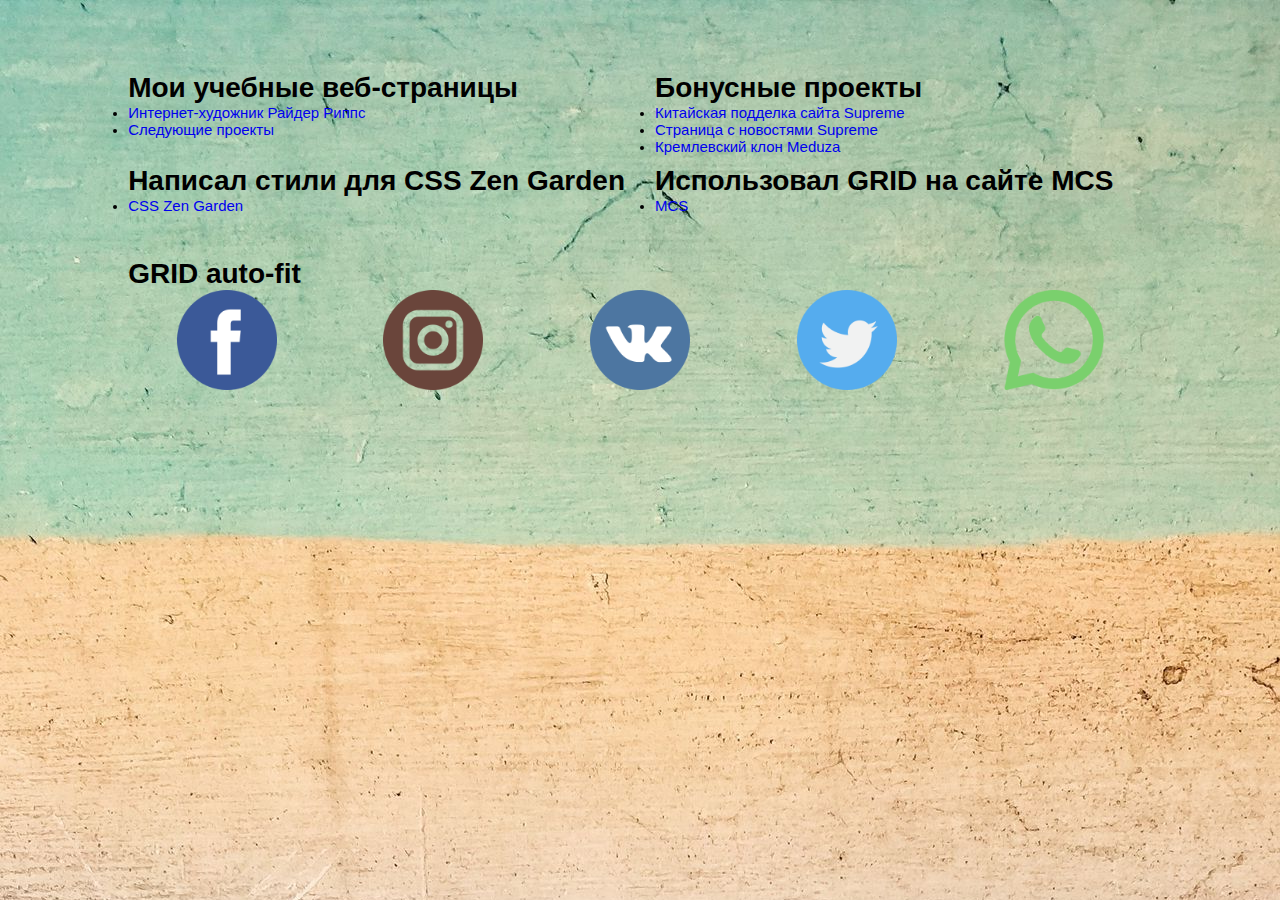
<file: index.html>
<!DOCTYPE html>
<html lang="ru">
<head>
    <title>Portfolio</title>
    <meta charset="UTF-8">
    <link rel="stylesheet" href="css/style.css">
    <meta name="viewport" content="width=device-width, initial-scale=1.0">
</head>
<body class="body">
	<div class="GRID-container">
		<main class="GRID">
			<section class="GRID__section section1">
				<h1>Мои учебные веб-страницы</h1>
				<ul>
					<li><a href="Ryder_Ripps/index.html">Интернет-художник Райдер Риппс</a></li>
					<li><a href="Some_next_projects/index.html">Следующие проекты</a></li>
				</ul>
			</section>
			<section class="GRID__section section2">
				<h1>Бонусные проекты</h1>
				<ul>
					<li><a href="Supreme/home_page/index.html">Китайская подделка сайта Supreme</a></li>
					<li><a href="Supreme/news_page/index.html">Страница с новостями Supreme</a></li>
					<li><a href="Meduza/index.html">Кремлевский клон Meduza</a></li>
				</ul>
			</section>
			<section class="GRID__section section3">
				<h1>Написал стили для CSS Zen Garden</h1>
				<ul>
					<li><a href="css_zen_garden/index.html">CSS Zen Garden</a></li>
				</ul>
			</section>
			<section class="GRID__section section4">
				<h1>Использовал GRID на сайте MCS</h1>
				<ul>
					<li><a href="MCS/index.html">MCS</a></li>
				</ul>
			</section>
			<section class="GRID__section SUB-GRID__section">
				<h1>GRID auto-fit</h1>
				<div class="section5">
					<section class="section5__flex-item">
						<img src="img/facebook.png" alt="min-hh-red">
					</section>
					<section class="section5__flex-item">
						<img src="img/instagram.png" alt="min-hh-red">
					</section>
					<section class="section5__flex-item">
						<img src="img/vk.png" alt="min-hh-red">
					</section>
					<section class="section5__flex-item">
						<img src="img/twitter.png" alt="min-hh-red">
					</section>
					<section class="section5__flex-item">
						<img src="img/whatsapp.png" alt="min-hh-red">
					</section class="section5__flex-item">
				</div>
				
			</section>
		</main>
	</div>
</body>
</html>
</file>
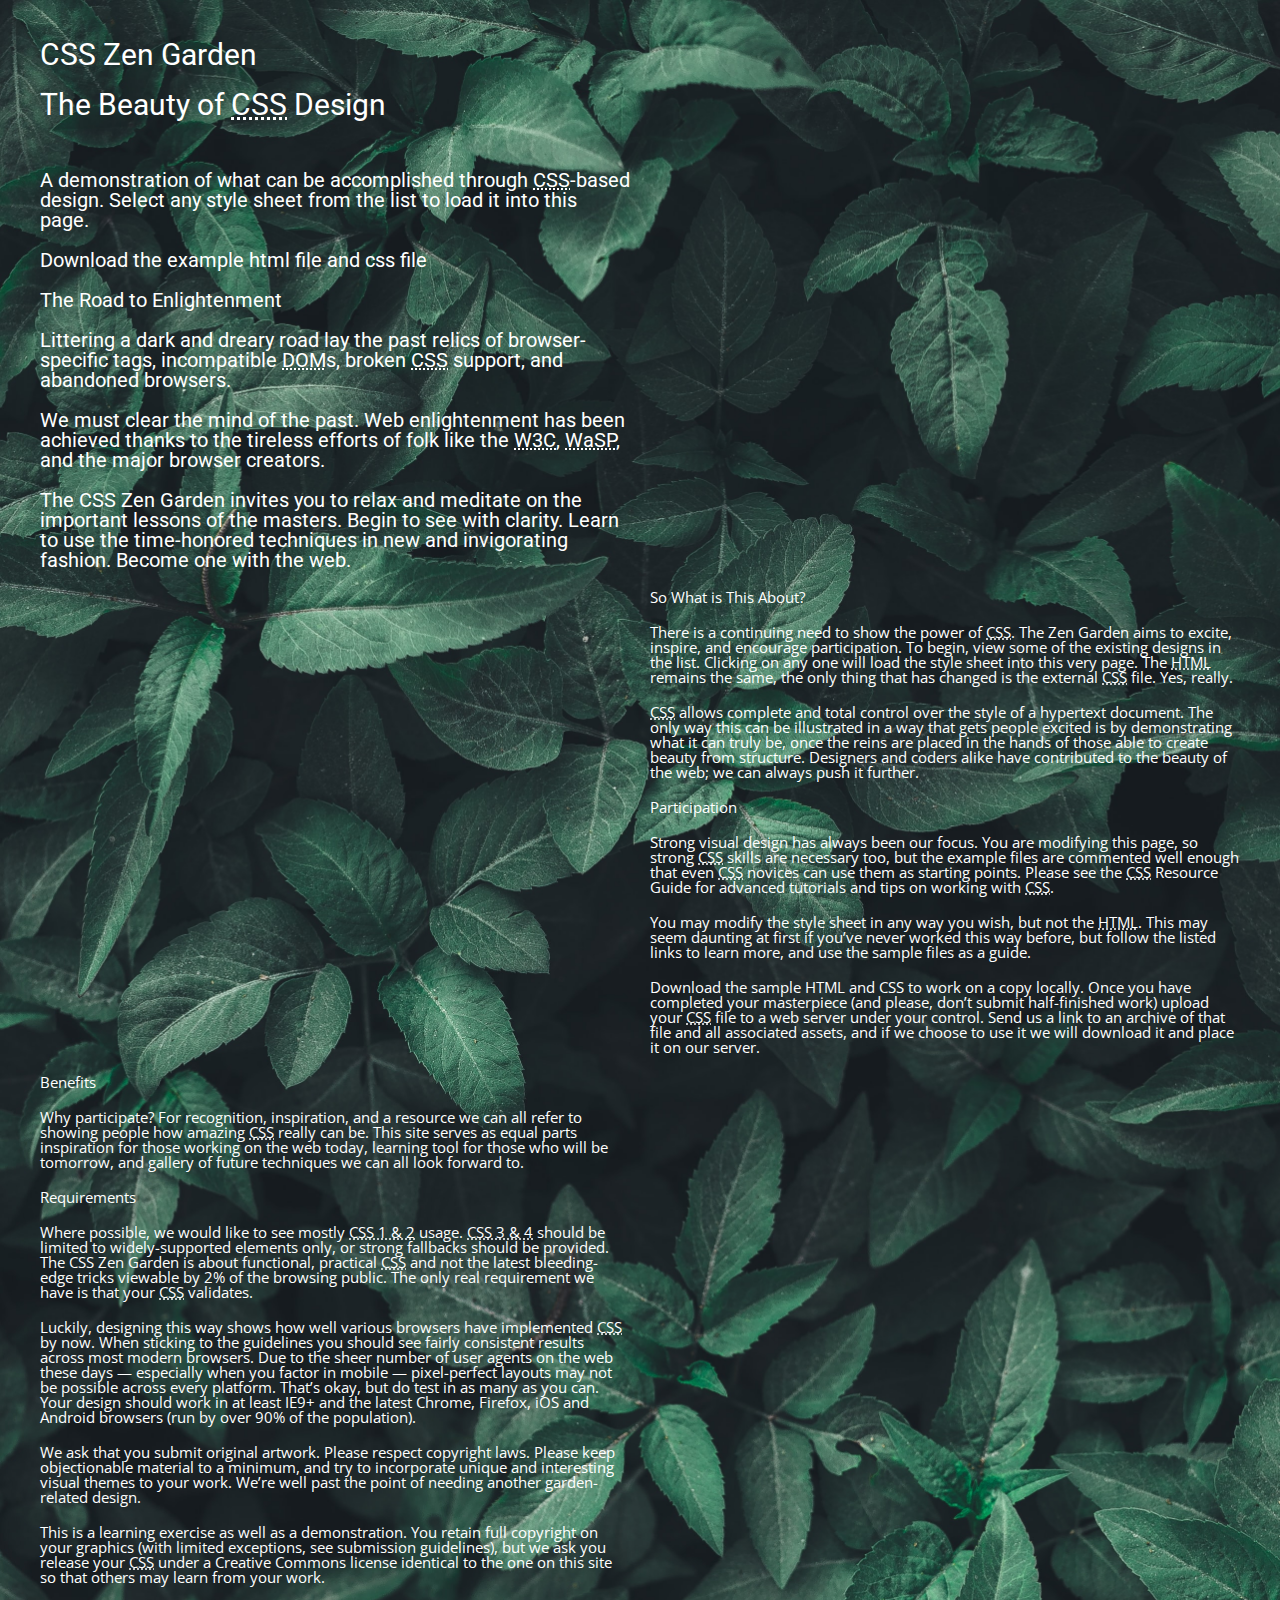
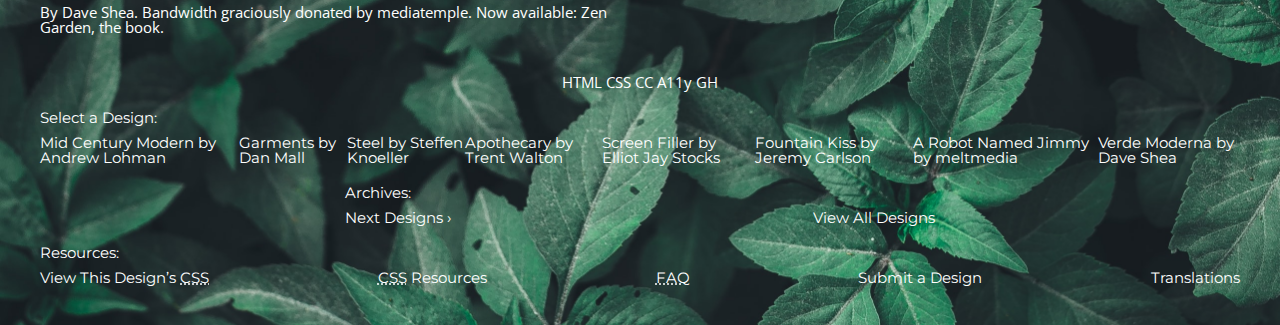
<file: css_zen_garden/index.html>
<!DOCTYPE html>
<html lang="en">
<head>
	<meta charset="utf-8">
	<title>CSS Zen Garden: The Beauty of CSS Design</title>

	<link rel="stylesheet" media="screen" href="css/style.css">
	<link rel="alternate" type="application/rss+xml" title="RSS" href="http://www.csszengarden.com/zengarden.xml">

	<meta name="viewport" content="width=device-width, initial-scale=1.0">
	<meta name="author" content="Dave Shea">
	<meta name="description" content="A demonstration of what can be accomplished visually through CSS-based design.">
	<meta name="robots" content="all">


	<!--[if lt IE 9]>
	<script src="script/html5shiv.js"></script>
	<![endif]-->
</head>

<!--



	View source is a feature, not a bug. Thanks for your curiosity and
	interest in participating!

	Here are the submission guidelines for the new and improved csszengarden.com:

	- CSS3? Of course! Prefix for ALL browsers where necessary.
	- go responsive; test your layout at multiple screen sizes.
	- your browser testing baseline: IE9+, recent Chrome/Firefox/Safari, and iOS/Android
	- Graceful degradation is acceptable, and in fact highly encouraged.
	- use classes for styling. Don't use ids.
	- web fonts are cool, just make sure you have a license to share the files. Hosted 
	  services that are applied via the CSS file (ie. Google Fonts) will work fine, but
	  most that require custom HTML won't. TypeKit is supported, see the readme on this
	  page for usage instructions: https://github.com/mezzoblue/csszengarden.com/

	And a few tips on building your CSS file:

	- use :first-child, :last-child and :nth-child to get at non-classed elements
	- use ::before and ::after to create pseudo-elements for extra styling
	- use multiple background images to apply as many as you need to any element
	- use the Kellum Method for image replacement, if still needed. http://goo.gl/GXxdI
	- don't rely on the extra divs at the bottom. Use ::before and ::after instead.

		
-->

<body id="css-zen-garden">
<div class="page-wrapper">

	<section class="intro" id="zen-intro">
		<header class="header" role="banner">
			<h1>CSS Zen Garden</h1>
			<h2>The Beauty of <abbr title="Cascading Style Sheets">CSS</abbr> Design</h2>
		</header>

		<div class="summary" id="zen-summary" role="article">
			<p>A demonstration of what can be accomplished through <abbr title="Cascading Style Sheets">CSS</abbr>-based design. Select any style sheet from the list to load it into this page.</p>
			<p>Download the example <a href="/examples/index" title="This page's source HTML code, not to be modified.">html file</a> and <a href="/examples/style.css" title="This page's sample CSS, the file you may modify.">css file</a></p>
		</div>

		<div class="preamble" id="zen-preamble" role="article">
			<h3>The Road to Enlightenment</h3>
			<p>Littering a dark and dreary road lay the past relics of browser-specific tags, incompatible <abbr title="Document Object Model">DOM</abbr>s, broken <abbr title="Cascading Style Sheets">CSS</abbr> support, and abandoned browsers.</p>
			<p>We must clear the mind of the past. Web enlightenment has been achieved thanks to the tireless efforts of folk like the <abbr title="World Wide Web Consortium">W3C</abbr>, <abbr title="Web Standards Project">WaSP</abbr>, and the major browser creators.</p>
			<p>The CSS Zen Garden invites you to relax and meditate on the important lessons of the masters. Begin to see with clarity. Learn to use the time-honored techniques in new and invigorating fashion. Become one with the web.</p>
		</div>
	</section>

	<div class="main supporting" id="zen-supporting" role="main">
		<div class="explanation" id="zen-explanation" role="article">
			<h3>So What is This About?</h3>
			<p>There is a continuing need to show the power of <abbr title="Cascading Style Sheets">CSS</abbr>. The Zen Garden aims to excite, inspire, and encourage participation. To begin, view some of the existing designs in the list. Clicking on any one will load the style sheet into this very page. The <abbr title="HyperText Markup Language">HTML</abbr> remains the same, the only thing that has changed is the external <abbr title="Cascading Style Sheets">CSS</abbr> file. Yes, really.</p>
			<p><abbr title="Cascading Style Sheets">CSS</abbr> allows complete and total control over the style of a hypertext document. The only way this can be illustrated in a way that gets people excited is by demonstrating what it can truly be, once the reins are placed in the hands of those able to create beauty from structure. Designers and coders alike have contributed to the beauty of the web; we can always push it further.</p>
		</div>

		<div class="participation" id="zen-participation" role="article">
			<h3>Participation</h3>
			<p>Strong visual design has always been our focus. You are modifying this page, so strong <abbr title="Cascading Style Sheets">CSS</abbr> skills are necessary too, but the example files are commented well enough that even <abbr title="Cascading Style Sheets">CSS</abbr> novices can use them as starting points. Please see the <a href="http://www.mezzoblue.com/zengarden/resources/" title="A listing of CSS-related resources"><abbr title="Cascading Style Sheets">CSS</abbr> Resource Guide</a> for advanced tutorials and tips on working with <abbr title="Cascading Style Sheets">CSS</abbr>.</p>
			<p>You may modify the style sheet in any way you wish, but not the <abbr title="HyperText Markup Language">HTML</abbr>. This may seem daunting at first if you&#8217;ve never worked this way before, but follow the listed links to learn more, and use the sample files as a guide.</p>
			<p>Download the sample <a href="/examples/index" title="This page's source HTML code, not to be modified.">HTML</a> and <a href="/examples/style.css" title="This page's sample CSS, the file you may modify.">CSS</a> to work on a copy locally. Once you have completed your masterpiece (and please, don&#8217;t submit half-finished work) upload your <abbr title="Cascading Style Sheets">CSS</abbr> file to a web server under your control. <a href="http://www.mezzoblue.com/zengarden/submit/" title="Use the contact form to send us your CSS file">Send us a link</a> to an archive of that file and all associated assets, and if we choose to use it we will download it and place it on our server.</p>
		</div>

		<div class="benefits" id="zen-benefits" role="article">
			<h3>Benefits</h3>
			<p>Why participate? For recognition, inspiration, and a resource we can all refer to showing people how amazing <abbr title="Cascading Style Sheets">CSS</abbr> really can be. This site serves as equal parts inspiration for those working on the web today, learning tool for those who will be tomorrow, and gallery of future techniques we can all look forward to.</p>
		</div>

		<div class="requirements" id="zen-requirements" role="article">
			<h3>Requirements</h3>
			<p>Where possible, we would like to see mostly <abbr title="Cascading Style Sheets, levels 1 and 2">CSS 1 &amp; 2</abbr> usage. <abbr title="Cascading Style Sheets, levels 3 and 4">CSS 3 &amp; 4</abbr> should be limited to widely-supported elements only, or strong fallbacks should be provided. The CSS Zen Garden is about functional, practical <abbr title="Cascading Style Sheets">CSS</abbr> and not the latest bleeding-edge tricks viewable by 2% of the browsing public. The only real requirement we have is that your <abbr title="Cascading Style Sheets">CSS</abbr> validates.</p>
			<p>Luckily, designing this way shows how well various browsers have implemented <abbr title="Cascading Style Sheets">CSS</abbr> by now. When sticking to the guidelines you should see fairly consistent results across most modern browsers. Due to the sheer number of user agents on the web these days &#8212; especially when you factor in mobile &#8212; pixel-perfect layouts may not be possible across every platform. That&#8217;s okay, but do test in as many as you can. Your design should work in at least IE9+ and the latest Chrome, Firefox, iOS and Android browsers (run by over 90% of the population).</p>
			<p>We ask that you submit original artwork. Please respect copyright laws. Please keep objectionable material to a minimum, and try to incorporate unique and interesting visual themes to your work. We&#8217;re well past the point of needing another garden-related design.</p>
			<p>This is a learning exercise as well as a demonstration. You retain full copyright on your graphics (with limited exceptions, see <a href="http://www.mezzoblue.com/zengarden/submit/guidelines/">submission guidelines</a>), but we ask you release your <abbr title="Cascading Style Sheets">CSS</abbr> under a Creative Commons license identical to the <a href="http://creativecommons.org/licenses/by-nc-sa/3.0/" title="View the Zen Garden's license information.">one on this site</a> so that others may learn from your work.</p>
			<p role="contentinfo">By <a href="http://www.mezzoblue.com/">Dave Shea</a>. Bandwidth graciously donated by <a href="http://www.mediatemple.net/">mediatemple</a>. Now available: <a href="http://www.amazon.com/exec/obidos/ASIN/0321303474/mezzoblue-20/">Zen Garden, the book</a>.</p>
		</div>

		<footer class="footer">
			<a href="http://validator.w3.org/check/referer" title="Check the validity of this site&#8217;s HTML" class="zen-validate-html">HTML</a>
			<a href="http://jigsaw.w3.org/css-validator/check/referer" title="Check the validity of this site&#8217;s CSS" class="zen-validate-css">CSS</a>
			<a href="http://creativecommons.org/licenses/by-nc-sa/3.0/" title="View the Creative Commons license of this site: Attribution-NonCommercial-ShareAlike." class="zen-license">CC</a>
			<a href="http://mezzoblue.com/zengarden/faq/#aaa" title="Read about the accessibility of this site" class="zen-accessibility">A11y</a>
			<a href="https://github.com/mezzoblue/csszengarden.com" title="Fork this site on Github" class="zen-github">GH</a>
		</footer>

	</div>


	<aside class="sidebar" role="complementary">
		<div class="wrapper">

			<div class="design-selection" id="design-selection">
				<h3 class="select">Select a Design:</h3>
				<nav role="navigation">
					<ul>
					<li>
						<a href="/221/" class="design-name">Mid Century Modern</a> by						<a href="http://andrewlohman.com/" class="designer-name">Andrew Lohman</a>
					</li>					<li>
						<a href="/220/" class="design-name">Garments</a> by						<a href="http://danielmall.com/" class="designer-name">Dan Mall</a>
					</li>					<li>
						<a href="/219/" class="design-name">Steel</a> by						<a href="http://steffen-knoeller.de" class="designer-name">Steffen Knoeller</a>
					</li>					<li>
						<a href="/218/" class="design-name">Apothecary</a> by						<a href="http://trentwalton.com" class="designer-name">Trent Walton</a>
					</li>					<li>
						<a href="/217/" class="design-name">Screen Filler</a> by						<a href="http://elliotjaystocks.com/" class="designer-name">Elliot Jay Stocks</a>
					</li>					<li>
						<a href="/216/" class="design-name">Fountain Kiss</a> by						<a href="http://jeremycarlson.com" class="designer-name">Jeremy Carlson</a>
					</li>					<li>
						<a href="/215/" class="design-name">A Robot Named Jimmy</a> by						<a href="http://meltmedia.com/" class="designer-name">meltmedia</a>
					</li>					<li>
						<a href="/214/" class="design-name">Verde Moderna</a> by						<a href="http://www.mezzoblue.com/" class="designer-name">Dave Shea</a>
					</li>					</ul>
				</nav>
			</div>

			<div class="design-archives" id="design-archives">
				<h3 class="archives">Archives:</h3>
				<nav role="navigation">
					<ul>
						<li class="next">
							<a href="/214/page1">
								Next Designs <span class="indicator">&rsaquo;</span>
							</a>
						</li>
						<li class="viewall">
							<a href="http://www.mezzoblue.com/zengarden/alldesigns/" title="View every submission to the Zen Garden.">
								View All Designs							</a>
						</li>
					</ul>
				</nav>
			</div>

			<div class="zen-resources" id="zen-resources">
				<h3 class="resources">Resources:</h3>
				<ul>
					<li class="view-css">
						<a href="style.css" title="View the source CSS file of the currently-viewed design.">
							View This Design&#8217;s <abbr title="Cascading Style Sheets">CSS</abbr>						</a>
					</li>
					<li class="css-resources">
						<a href="http://www.mezzoblue.com/zengarden/resources/" title="Links to great sites with information on using CSS.">
							<abbr title="Cascading Style Sheets">CSS</abbr> Resources						</a>
					</li>
					<li class="zen-faq">
						<a href="http://www.mezzoblue.com/zengarden/faq/" title="A list of Frequently Asked Questions about the Zen Garden.">
							<abbr title="Frequently Asked Questions">FAQ</abbr>						</a>
					</li>
					<li class="zen-submit">
						<a href="http://www.mezzoblue.com/zengarden/submit/" title="Send in your own CSS file.">
							Submit a Design						</a>
					</li>
					<li class="zen-translations">
						<a href="http://www.mezzoblue.com/zengarden/translations/" title="View translated versions of this page.">
							Translations						</a>
					</li>
				</ul>
			</div>
		</div>
	</aside>


</div>

<!--

	These superfluous divs/spans were originally provided as catch-alls to add extra imagery.
	These days we have full ::before and ::after support, favour using those instead.
	These only remain for historical design compatibility. They might go away one day.
		
-->
<div class="extra1" role="presentation"></div><div class="extra2" role="presentation"></div><div class="extra3" role="presentation"></div>
<div class="extra4" role="presentation"></div><div class="extra5" role="presentation"></div><div class="extra6" role="presentation"></div>

</body>
</html>
</file>
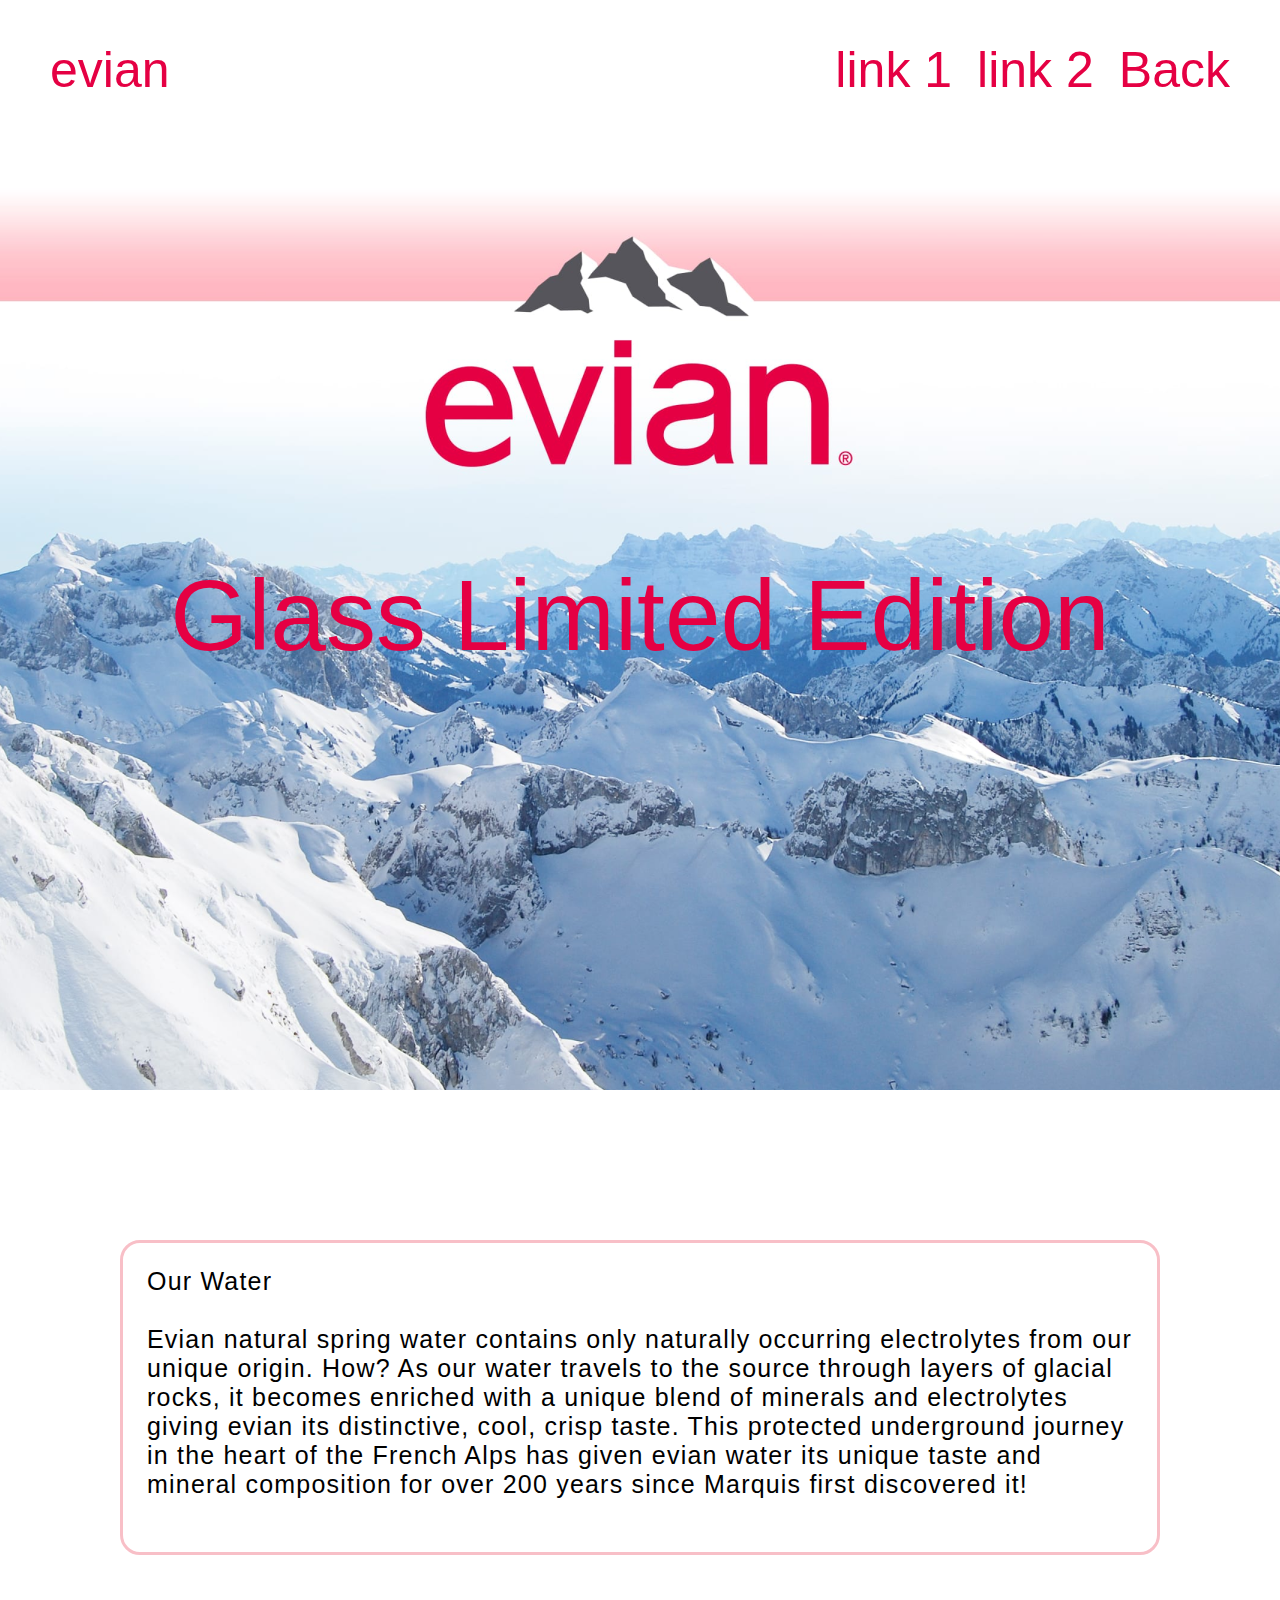
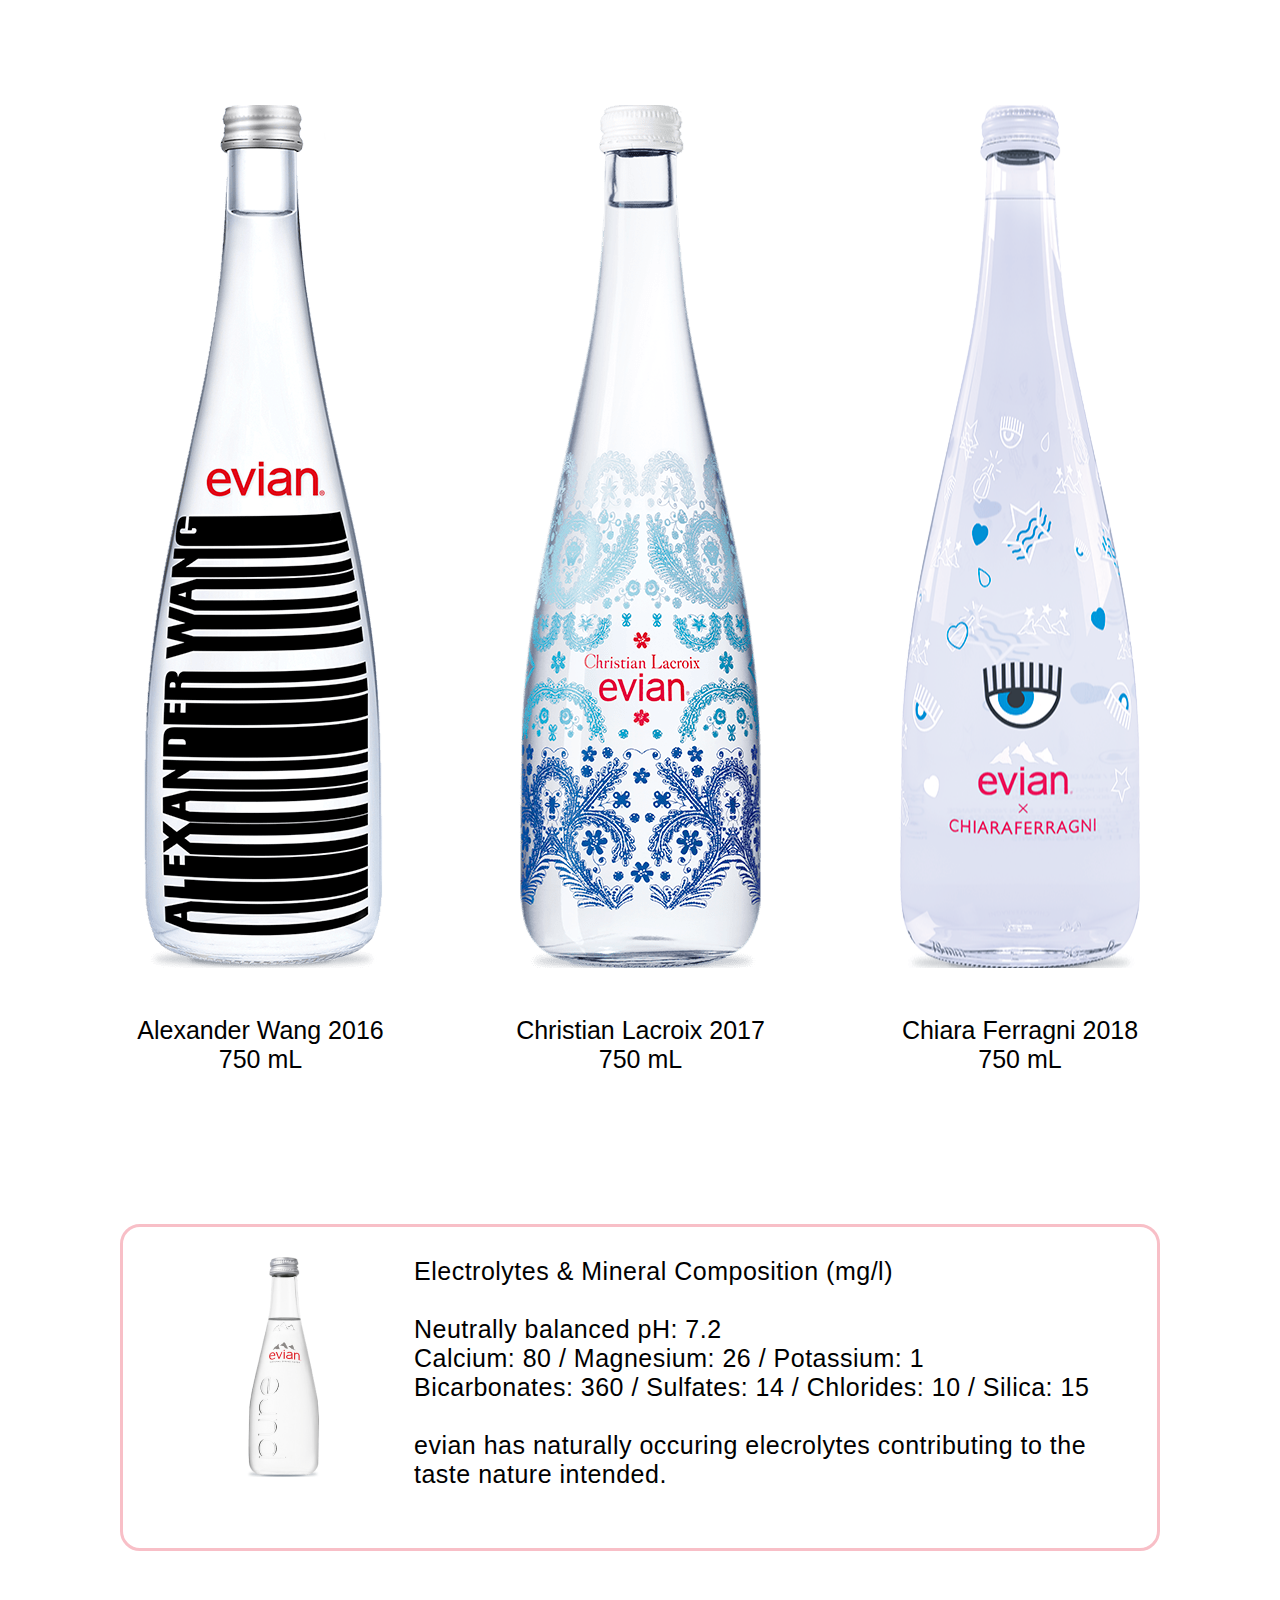
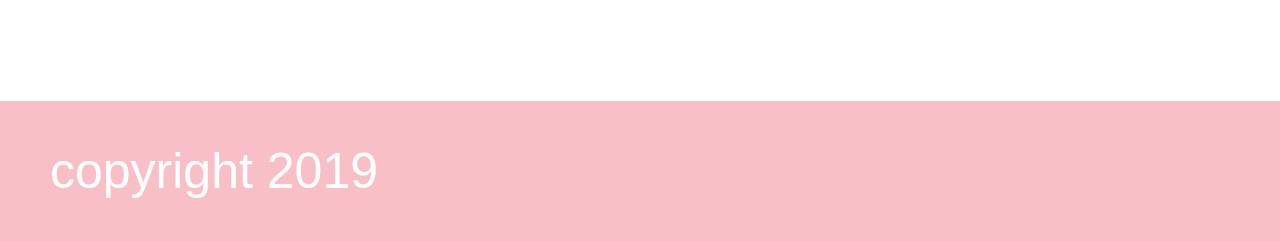
<file: evian/index.html>
<!DOCTYPE html>
<html lang="en">
<head>
    <title>Evian</title>
    <meta charset="UTF-8">
    <meta description="boilerplate code">
    <meta keywords="boilerplate test">
    <link rel="stylesheet" href="css/style.css">
    <meta name="viewport" content="width=device-width, initial-scale=1.0">
</head>
<body>
	<div>
		<header class="header">
				<div class="header-container">
					<h1>evian</h1>
					<ul class="span">
						<li><a href="#">link 1</a></li>
						<li><a class="middle-link" href="#">link 2</a></li>
						<li><a href="../Some_next_projects/index.html">Back</a></li>
					</ul>
				</div>
		</header>
		<main class="main">
			<section class="hero-container">
				<h1>Glass Limited Edition</h1>
			</section>
			<div class="text-info first">
				<h1 class="space">Our Water</h1>
				<p>Evian natural spring water contains only naturally occurring electrolytes from our unique origin. How? As our water travels to the source through layers of glacial rocks, it becomes enriched with a unique blend of minerals and electrolytes giving evian its distinctive, cool, crisp taste. This protected underground journey in the heart of the French Alps has given evian water its unique taste and mineral composition for over 200 years since Marquis first discovered it!</p>
			</div>
			<div class="img-container">
				<figure class="type1 photo">
				<img src="img/wang.png" alt="bottle">
				<figcaption>
					<p>Alexander Wang 2016</p>
					<p>750 mL</p>
				</figcaption>
				</figure>
				<figure class="type2 photo">
				<img src="img/blue.png" alt="bottle">
				<figcaption>
					<p>Christian Lacroix 2017</p>
					<p>750 mL</p>
				</figcaption>
				</figure>
				<figure class="type3 photo">
				<img src="img/chiara.png" alt="bottle">
				<figcaption>
					<p>Chiara Ferragni 2018</p>
					<p>750 mL</p>
				</figcaption>
				</figure>
			</div>
			<div class="text-info second">
				<img src="img/glass.png" alt="mini-photo" class="img-bottom">
				<h1>Electrolytes & Mineral Composition (mg/l)</h1>
				<ul>
					<li>Neutrally balanced pH: 7.2</li>
					<li>Calcium: 80 / Magnesium: 26 / Potassium: 1</li>
					<li>Bicarbonates: 360 / Sulfates: 14 / Chlorides: 10 / Silica: 15</li>
				</ul>
				<h2>evian has naturally occuring elecrolytes contributing to the taste nature intended.</p>
			</div>
		</main>
		<footer class="footer">
			<h1>copyright 2019</h1>
		</footer>
	</div>
</body>
</html>
</file>
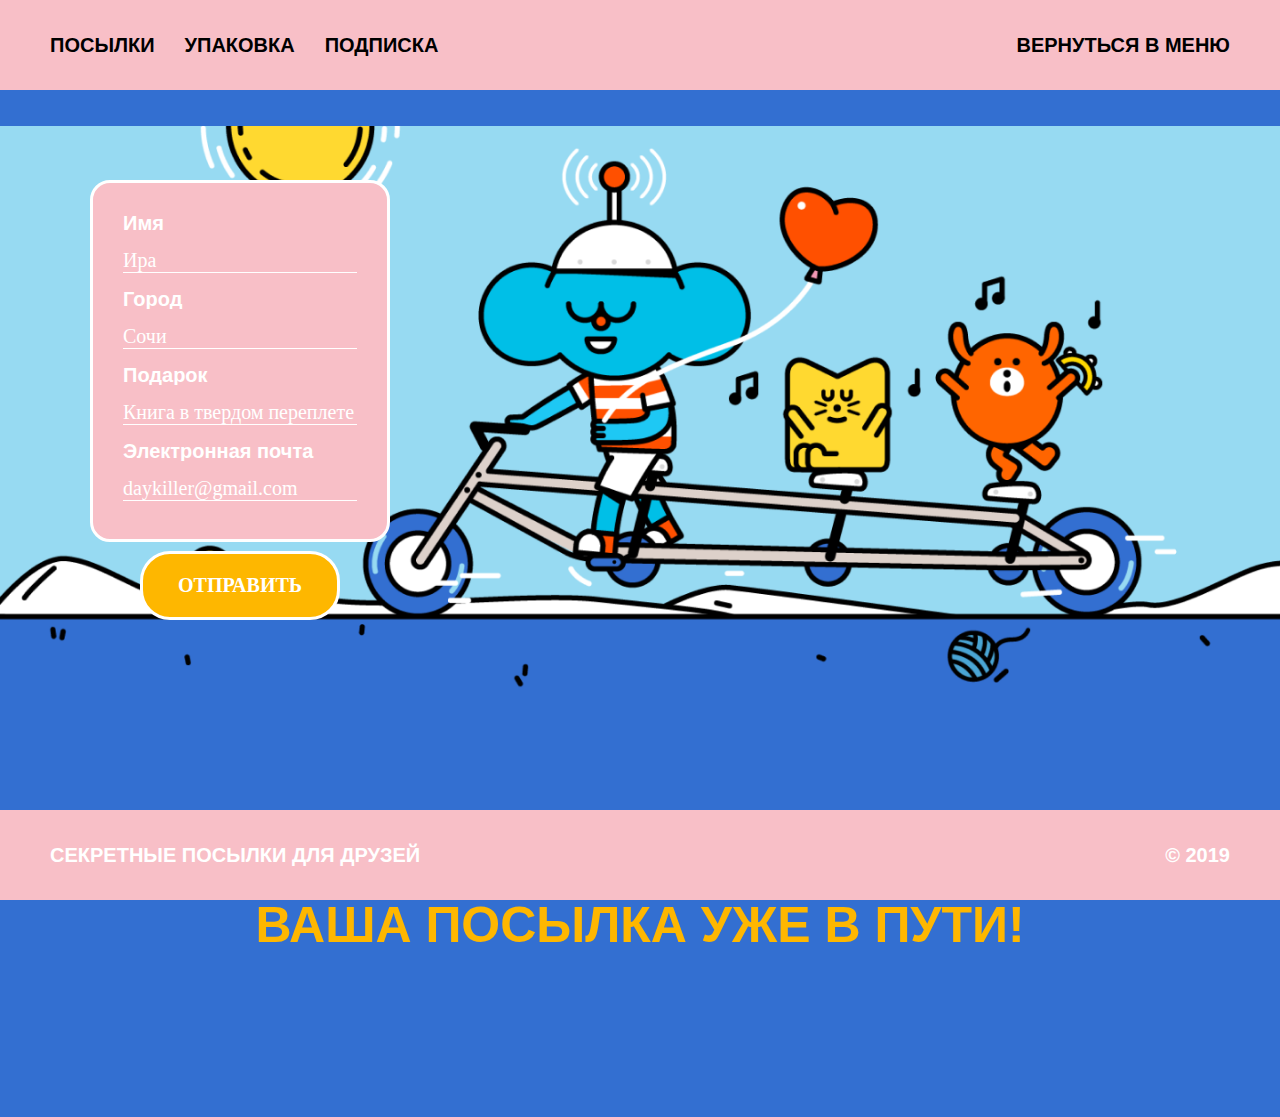
<file: html_form/index.html>
<!DOCTYPE html>
<html lang="ru">
<head>
    <title>Boilerplate</title>
    <meta charset="UTF-8">
    <meta description="boilerplate code">
    <meta keywords="boilerplate test">
    <link rel="stylesheet" href="css/style.css">
    <meta name="viewport" content="width=device-width, initial-scale=1.0">
</head>
<body>
	<div class="common">
		<header class="header">
			<a href="#">ПОСЫЛКИ</a>
			<a href="#">УПАКОВКА</a>
			<a href="#">ПОДПИСКА</a>
			<a class="menu" href="../Some_next_projects/index.html">ВЕРНУТЬСЯ В МЕНЮ</a>
		</header>
		<main>
			<section class="top bgc">
				<form action="https://formspree.io/f/meqpwwrb" method="post">
					<label id="name" for="name">Имя</label>
					<input id="name" type="text" name="name" placeholder="Ира">
					<label id="city" for="city">Город</label>
					<input id="city" type="text" name="city" placeholder="Сочи">
					<label id="gift" for="gift">Подарок</label>
					<input id="gift" type="text" name="gift" placeholder="Книга в твердом переплете">
					<label id="email" for="email">Электронная почта</label>
					<input id="email" type="email" name="email" placeholder="daykiller@gmail.com">
					<input type="submit" value="ОТПРАВИТЬ">
				</form>
			</section>
		    <section class="bottom">
				<h1>ВАША ПОСЫЛКА УЖЕ В ПУТИ!</h1>
			</section>
		</main>
		<footer class="footer">
			<h1>СЕКРЕТНЫЕ ПОСЫЛКИ ДЛЯ ДРУЗЕЙ</h1>
			<h1>© 2019</h1>
		</footer>
	</div>
</body>
</html>
</file>
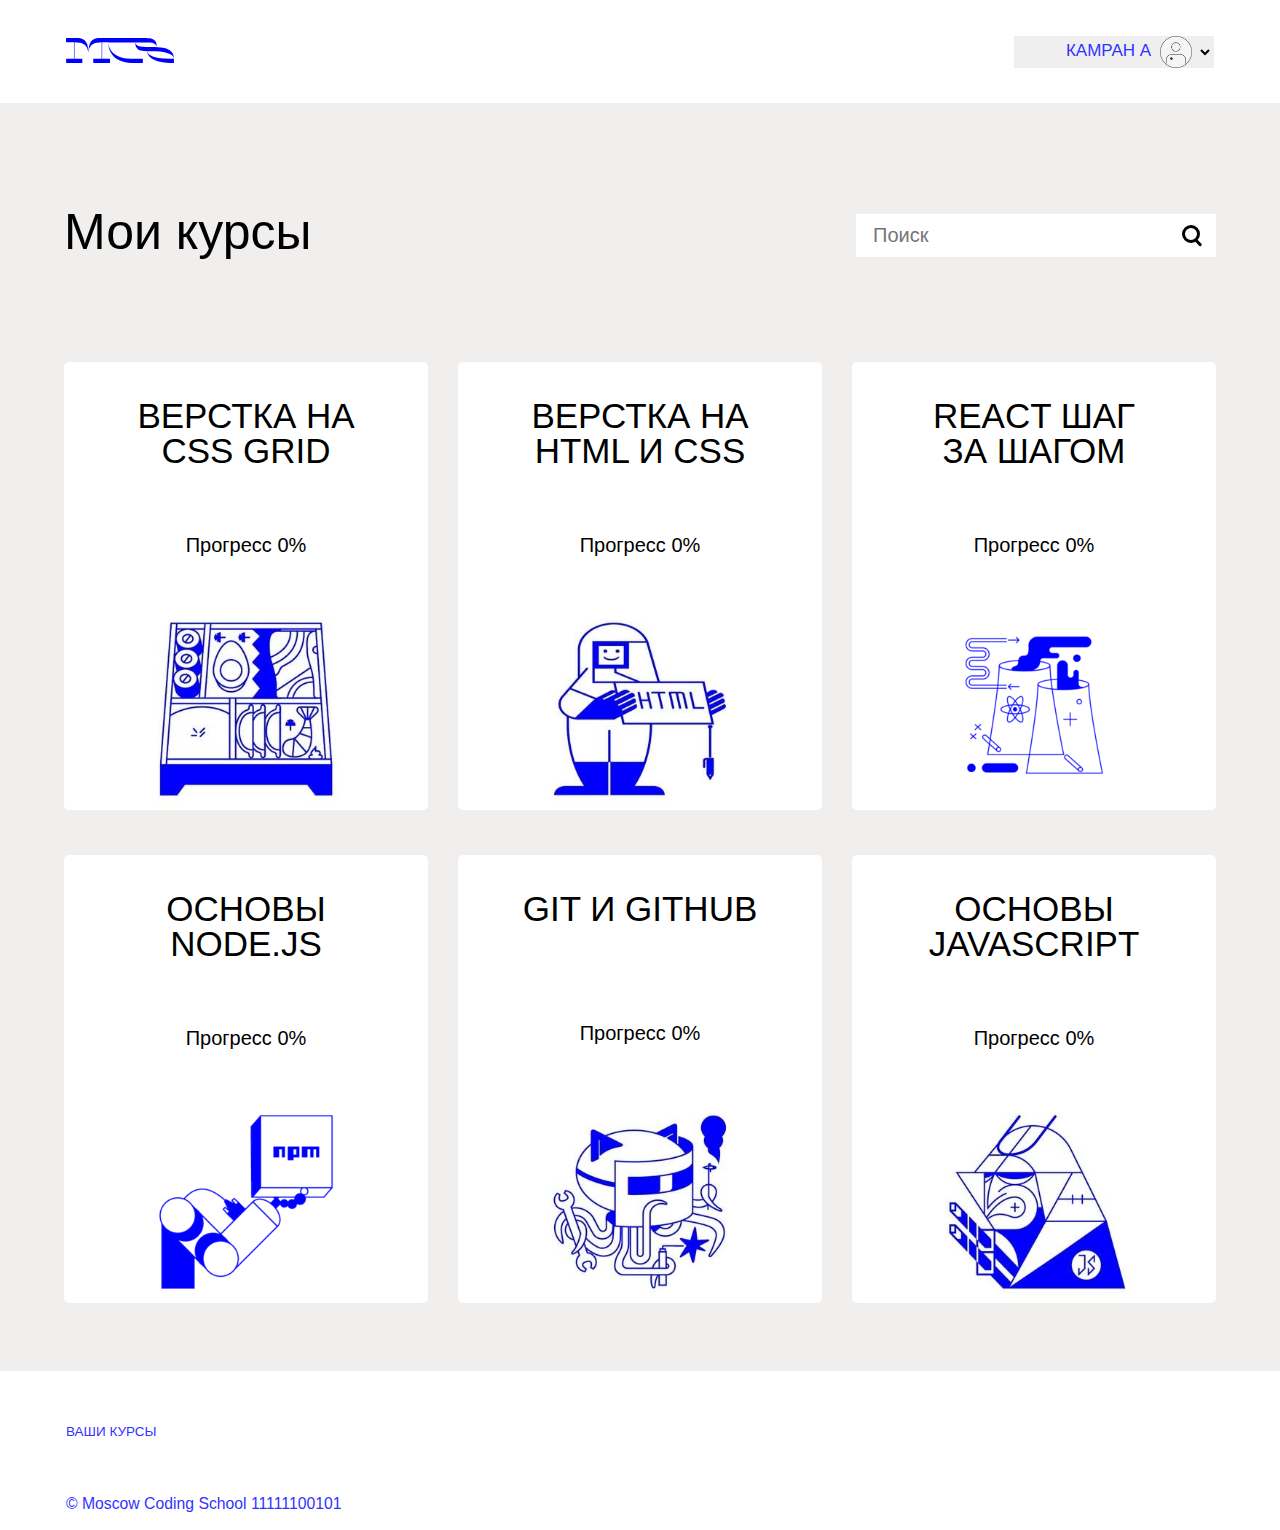
<file: MCS/index.html>
<!DOCTYPE html>
<html lang="ru">
<head>
    <title>Moscow Coding School</title>
    <meta charset="UTF-8">
    <meta description="pet project">
    <meta keywords="pet project html css">
    <link rel="stylesheet" href="css/style.css">
    <meta name="viewport" content="width=device-width, initial-scale=1.0">
</head>
<body>
	<header class="header">
		<div class="header__container">
			<a href="https://moscoding.ru/"><img class="header__logo" src="img/logo.svg" alt=""></a>
			<nav class="header__nav">
				<form class="header__form">
					<label class="link form__label" for="profile">КАМРАН А</label>
				    <select class="form__select" name="menu">
				    	<option value="zero"></option>
				        <option value="My education">Мое обучение</option>
				        <option value="My account">Мой аккаунт</option>
				        <option value="Help">Помощь</option>
				        <option value="Log out">Выйти</option>
			        </select>
				</form>
			</nav>
		</div>
	</header>
	<main class="main">
		<div class="main__container">
			<aside class="main__dashboard">
				<form class="main__form" action="#">
					<div class="main__form-container">
						<h1>Мои курсы</h1>
						<div class="main__search">
							<label class="main__search-container" for="search">
								<input type="text" placeholder="Поиск">
								<i class="main__search-container_icon"></i>
							</label>
						</div>
					</div>
				</form>
			</aside>
			<ul class="main__list">
				<li class="main__card one">
					<h3>Верстка на CSS GRID</h3>
					<h4>Прогресс 0%</h4>
				</li>
				<li class="main__card two">
					<h3>Верстка на HTML и CSS</h3>
					<h4>Прогресс 0%</h4>
				</li>
				<li class="main__card three">
					<h3>React шаг за шагом</h3>
					<h4>Прогресс 0%</h4>
				</li>
				<li class="main__card four">
					<h3>Основы Node.js</h3>
					<h4>Прогресс 0%</h4>
				</li>
				<li class="main__card five">
					<h3>Git и github</h3>
					<h4>Прогресс 0%</h4>
				</li>
				<li class="main__card six">
					<h3>Основы Javascript</h3>
					<h4>Прогресс 0%</h4>
				</li>
			</ul>
		</div>
	</main>
	<footer class="footer">
		<div class="footer__container">
			<a class="link" href="#">ВАШИ КУРСЫ</a>
			<aside>
				© Moscow Coding School 11111100101
			</aside>
		</div>
	</footer>
</body>
</html>
</file>
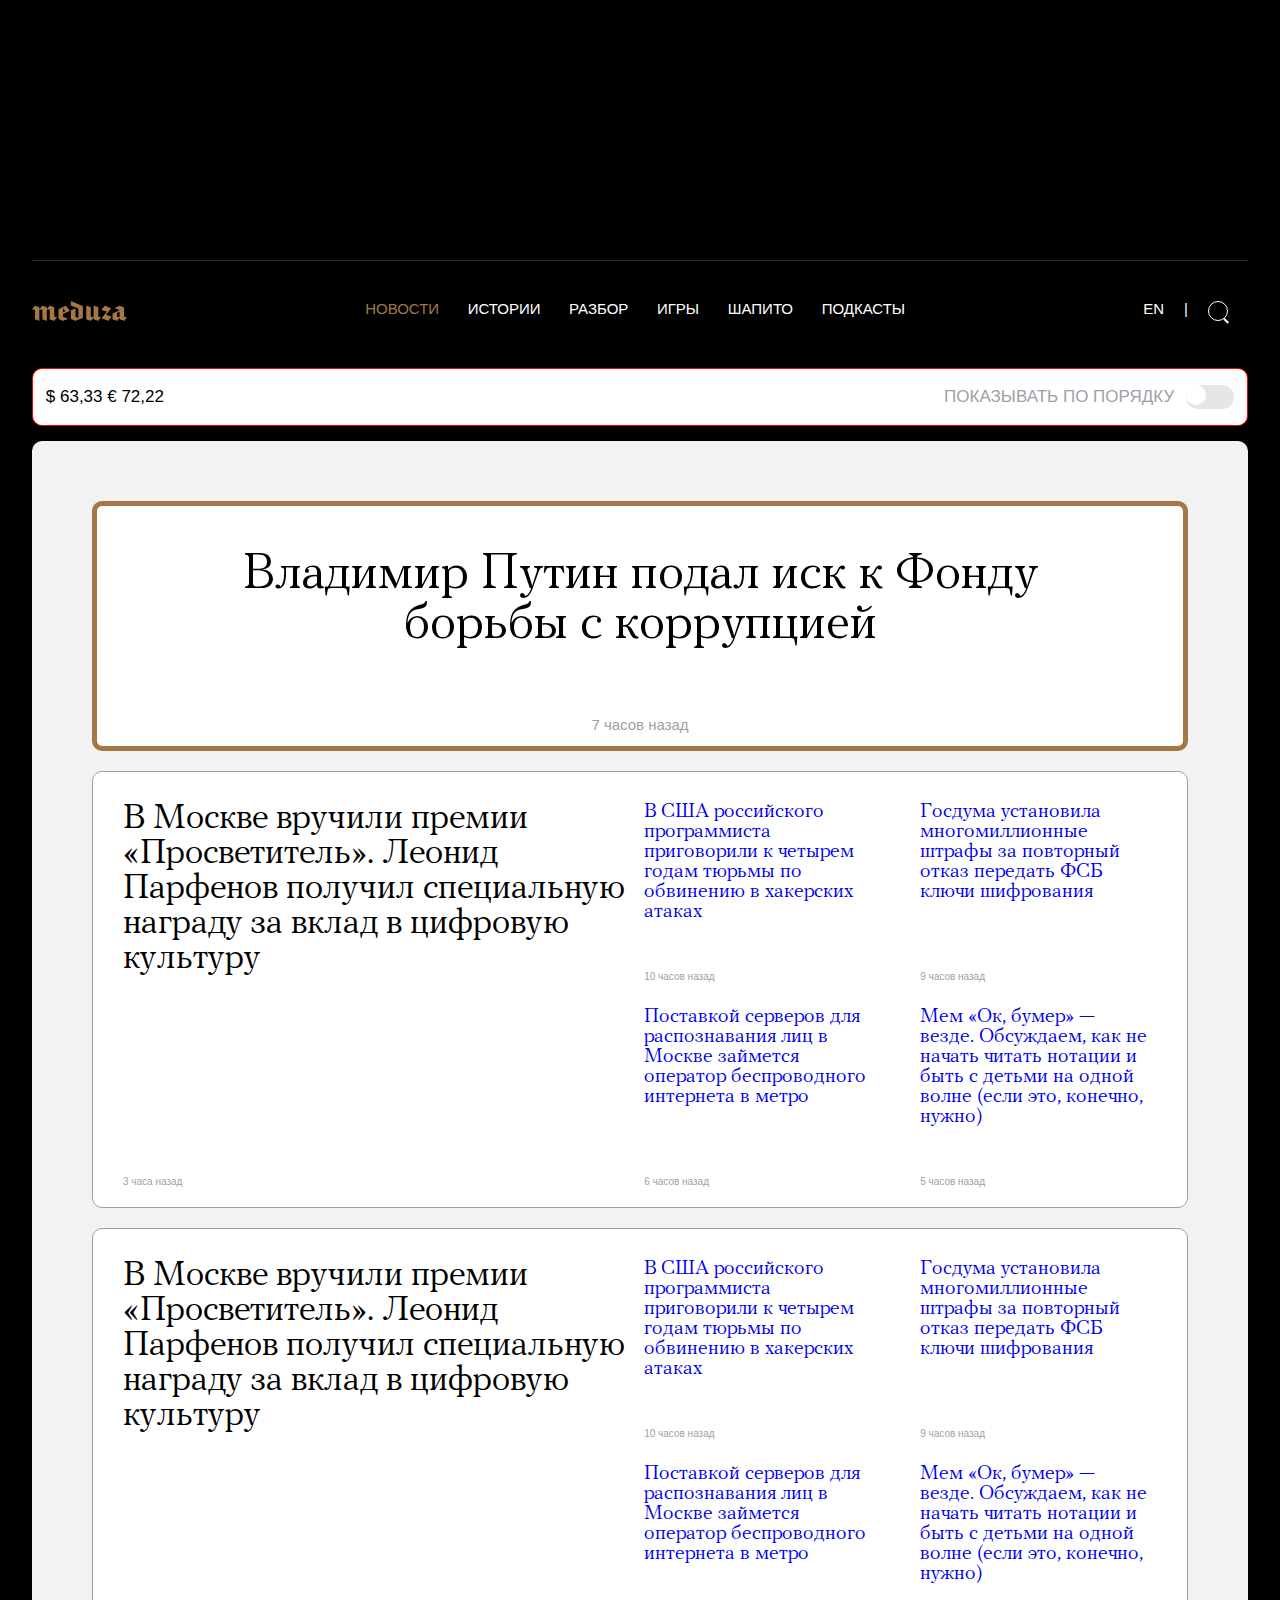
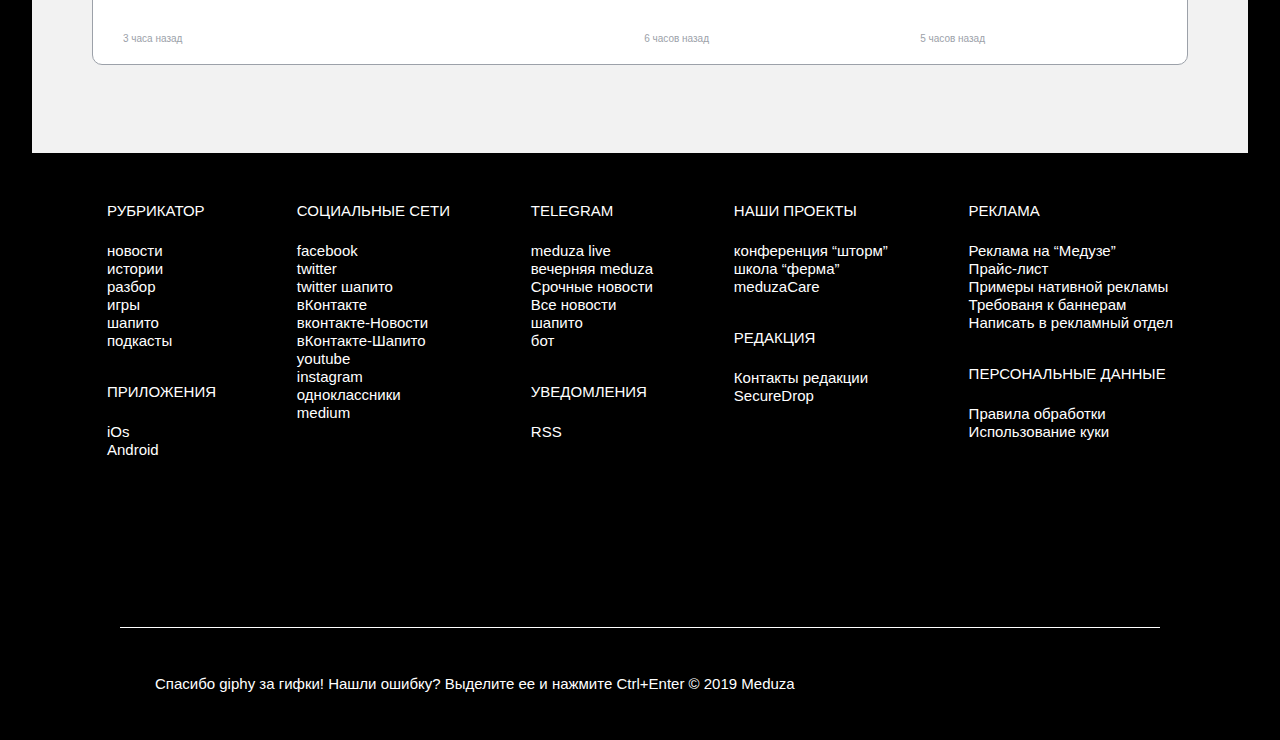
<file: Meduza/index.html>
<!DOCTYPE html>
<html lang="ru">
<head>
    <title>Meduza</title>
    <meta charset="UTF-8">
    <meta description="boilerplate code">
    <meta keywords="boilerplate test">
    <link rel="stylesheet" href="css/style.css">
    <meta name="viewport" content="width=device-width, initial-scale=1.0">
</head>
<body class="body">
	<div class="body__container">
		<header class="header">
			<a class="header__logo" href="#">
				<img  src="img/Meduza.png" alt="logo">
			</a>
			<nav class="header__nav nav">
				<a id="header__golden" href="#">НОВОСТИ</a>
				<a href="#">ИСТОРИИ</a>
				<a href="#">РАЗБОР</a>
				<a href="#">ИГРЫ</a>
				<a href="#">ШАПИТО</a>
				<a href="#">ПОДКАСТЫ</a>
			</nav>
			<div class="header__lang_bar lang_bar">
				<a href="#">EN</a>
				<p>|</p>
				<a class="lang_bar__search" href="#">
					<p class="lang_bar__transform"></p>
				</a>
				
			</div>
		</header>
		<div class="currency">
			<span class="currency__value">$ 63,33   € 72,22</span>
			<div class="currency__switch">
				<span class="currency__text">ПОКАЗЫВАТЬ ПО ПОРЯДКУ</span>
				<div class="currency__rectangle">
					<div class="currency__circle"></div>
				</div>
			</div>
		</div>
		<main class="main">
			<section class="main__section1">
				<a class="main__headline1" href="#">
					<h1>Владимир Путин подал иск к Фонду борьбы с коррупцией</h1>
				</a>
				<p class="main__time">7 часов назад</p>
			</section>
			<section class="main__section2">
				<div class="main__article article">
					<a class="article__header_bigger" href="#">
						<h1>В Москве вручили премии «Просветитель». Леонид Парфенов получил специальную награду за вклад в цифровую культуру</h1>
					</a>
					<p class="article__date">3 часа назад</p>
				</div>
				<div class="main__articles article">
					<div class="article__mini">
					   <a class="article__header" href="#">
					   	<h1>В США российского программиста приговорили к четырем годам тюрьмы по обвинению в хакерских атаках</h1>
					   </a>
					   <p class="article__date">10 часов назад</p>
					</div>
					<div class="article__mini">
					   <a class="article__header" href="#">
					   	<h1>Госдума установила многомиллионные штрафы за повторный отказ передать ФСБ ключи шифрования</h1>
					   </a>
					   <p class="article__date">9 часов назад</p>
					</div>
					<div class="article__mini">
					   <a class="article__header" href="#">
					   	<h1>Поставкой серверов для распознавания лиц в Москве займется оператор беспроводного интернета в метро</h1>
					   </a>
					   <p class="article__date">6 часов назад</p>
					</div>
					<div class="article__mini">
					   <a class="article__header" href="#">
					   	<h1>Мем «Ок, бумер» — везде. Обсуждаем, как не начать читать нотации и быть с детьми на одной волне (если это, конечно, нужно)</h1>
					   </a>
					   <p class="article__date">5 часов назад</p>
					</div>
				</div>
			</section>
			<section class="main__section2">
				<div class="main__article article">
					<a class="article__header_bigger" href="#">
						<h1>В Москве вручили премии «Просветитель». Леонид Парфенов получил специальную награду за вклад в цифровую культуру</h1>
					</a>
					<p class="article__date">3 часа назад</p>
				</div>
				<div class="main__articles article">
					<div class="article__mini">
					   <a class="article__header" href="#">
					   	<h1>В США российского программиста приговорили к четырем годам тюрьмы по обвинению в хакерских атаках</h1>
					   </a>
					   <p class="article__date">10 часов назад</p>
					</div>
					<div class="article__mini">
					   <a class="article__header" href="#">
					   	<h1>Госдума установила многомиллионные штрафы за повторный отказ передать ФСБ ключи шифрования</h1>
					   </a>
					   <p class="article__date">9 часов назад</p>
					</div>
					<div class="article__mini">
					   <a class="article__header" href="#">
					   	<h1>Поставкой серверов для распознавания лиц в Москве займется оператор беспроводного интернета в метро</h1>
					   </a>
					   <p class="article__date">6 часов назад</p>
					</div>
					<div class="article__mini">
					   <a class="article__header" href="#">
					   	<h1>Мем «Ок, бумер» — везде. Обсуждаем, как не начать читать нотации и быть с детьми на одной волне (если это, конечно, нужно)</h1>
					   </a>
					   <p class="article__date">5 часов назад</p>
					</div>
				</div>
			</section>
		</main>
		<div class="upperfooter">
			<div class="upperfooter__column column">
				<div class="column__part">
					<a href="#" class="column__link">
						<h1 class="column__headline">рубрикатор</h1>
					</a>
					<ul class="column__ul">
						<a href="#" class="column__link">
							<li>новости</li>
						</a>
						<a href="#" class="column__link">
							<li>истории</li>
						</a>
						<a href="#" class="column__link">
							<li>разбор</li>
						</a>
						<a href="#" class="column__link">
							<li>игры</li>
						</a>
						<a href="#" class="column__link">
							<li>шапито</li>
						</a>
						<a href="#" class="column__link">
							<li>подкасты</li>
						</a>
					</ul>
				</div>
				<div class="column__part">
					<a href="#" class="column__link">
						<h1 class="column__headline">приложения</h1>
					</a>
					<ul class="column__ul">
						<a href="#" class="column__link">
							<li>iOs</li>
						</a>
						<a href="#" class="column__link">
							<li>Android</li>
						</a>
					</ul>
				</div>
			</div>
			<div class="footer__column column">
				<a href="#" class="column__link">
					<h1 class="column__headline">социальные сети</h1>
				</a>
				<ul class="column__ul">
					<a href="#" class="column__link">
						<li>facebook</li>
					</a>
					<a href="#" class="column__link">
						<li>twitter</li>
					</a>
					<a href="#" class="column__link">
						<li>twitter шапито</li>
					</a>
					<a href="#" class="column__link">
						<li>вКонтакте</li>
					</a>
					<a href="#" class="column__link">
						<li>вконтакте-Новости</li>
					</a>
					<a href="#" class="column__link">
						<li>вКонтакте-Шапито</li>
					</a>
					<a href="#" class="column__link">
						<li>youtube</li>
					</a>
					<a href="#" class="column__link">
						<li>instagram</li>
					</a>
					<a href="#" class="column__link">
						<li>одноклассники</li>
					</a>
					<a href="#" class="column__link">
						<li>medium</li>
					</a>
				</ul>
			</div>
			<div class="footer__column column">
				<div class="column__part">
					<a href="#" class="column__link">
						<h1 class="column__headline">telegram</h1>
					</a>
					<ul class="column__ul">
						<a href="#" class="column__link">
							<li>meduza live</li>
						</a>
						<a href="#" class="column__link">
							<li>вечерняя meduza</li>
						</a>
						<a href="#" class="column__link">
							<li>Срочные новости</li>
						</a>
						<a href="#" class="column__link">
							<li>Все новости</li>
						</a>
						<a href="#" class="column__link">
							<li>шапито</li>
						</a>
						<a href="#" class="column__link">
							<li>бот</li>
						</a>
					</ul>
				</div>
				<div class="column__part">
					<a href="#" class="column__link">
						<h1 class="column__headline">уведомления</h1>
					</a>
					<ul class="column__ul">
						<a href="#" class="column__link">
							<li>RSS</li>
						</a>
					</ul>
				</div>
			</div>
			<div class="footer__column column">
				<div class="column__part">
					<a href="#" class="column__link">
						<h1 class="column__headline">наши проекты</h1>
					</a>
					<ul class="column__ul">
						<a href="#" class="column__link">
							<li>конференция “шторм”</li>
						</a>
						<a href="#" class="column__link">
							<li>школа “ферма”</li>
						</a>
						<a href="#" class="column__link">
							<li>meduzaCare</li>
						</a>
					</ul>
				</div>
				<div class="column__part">
					<a href="#" class="column__link">
						<h1 class="column__headline">редакция</h1>
					</a>
					<ul class="column__ul">
						<a href="#" class="column__link">
							<li>Контакты редакции</li>
						</a>
						<a href="#" class="column__link">
							<li>SecureDrop</li>
						</a>
					</ul>
				</div>
			</div>
			<div class="footer__column column">
				<div class="column__part">
					<a href="#" class="column__link">
						<h1 class="column__headline">реклама</h1>
					</a>
					<ul class="column__ul">
						<a href="#" class="column__link">
							<li>Реклама на “Медузе”</li>
						</a>
						<a href="#" class="column__link">
							<li>Прайс-лист</li>
						</a>
						<a href="#" class="column__link">
							<li>Примеры нативной рекламы</li>
						</a>
						<a href="#" class="column__link">
							<li>Требованя к баннерам</li>
						</a>
						<a href="#" class="column__link">
							<li>Написать в рекламный отдел</li>
						</a>
					</ul>
				</div>
				<div class="column__part">
					<a class="column__link" href="#">
						<h1 class="column__headline">персональные данные</h1>
					</a>
					<ul class="column__ul">
						<a class="column__link" href="#">
							<li>Правила обработки</li>
						</a>
						<a class="column__link" href="#">
							<li>Использование куки</li>
						</a>
					</ul>
				</div>
			</div>
		</div>
		<footer class="lowerfooter">
			<h1 class="lowerfooter__headline">
				Спасибо giphy за гифки!
Нашли ошибку? Выделите ее и нажмите Ctrl+Enter
© 2019 Meduza

			</h1>
		</footer>
	</div>
</body>
</html>
</file>
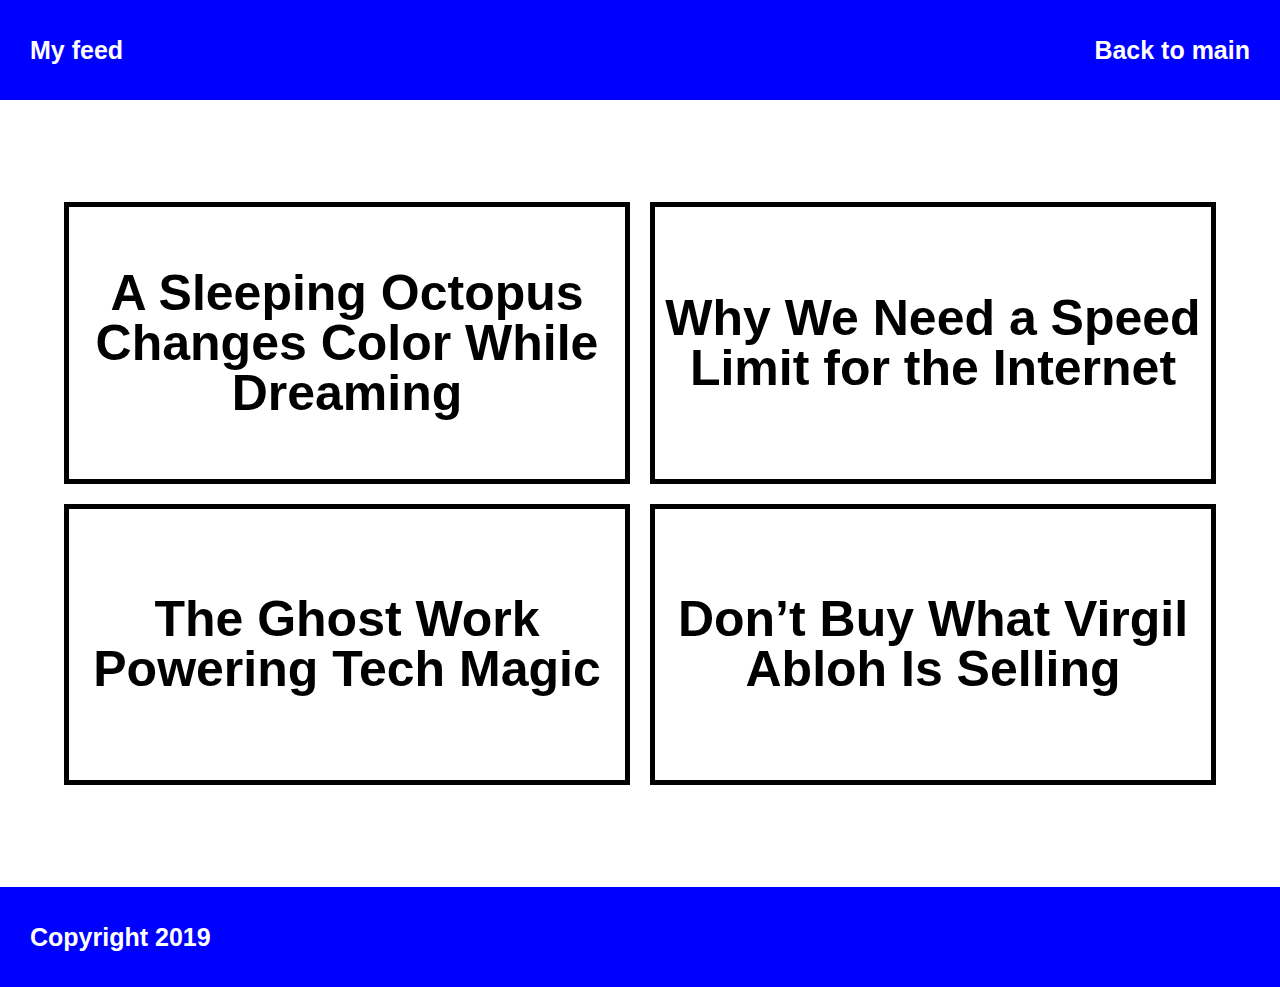
<file: mobile_web/index.html>
<!DOCTYPE html>
<html lang="ru">
<head>
    <title>mobile_web</title>
    <meta charset="UTF-8">
    <meta description="boilerplate code">
    <meta keywords="boilerplate test">
    <link rel="stylesheet" href="css/style.css">
    <meta name="viewport" content="width=device-width, initial-scale=1.0">
</head>
<body>
	<div>
		<header class="header">
			<h1>My feed</h1>
			<a href="../Some_next_projects/index.html">Back to main</a>
		</header>
		<main>
			<section class="flex-container">
				<div>
					<h1>A Sleeping Octopus Changes Color While Dreaming</h1>
				</div>
				<div>
					<h1>Why We Need a Speed Limit for the Internet</h1>
				</div>
				<div>
					<h1>
The Ghost Work Powering Tech Magic</h1>
				</div>
				<div>
					<h1>Don’t Buy What Virgil Abloh Is Selling</h1>
				</div>
			</section>
		</main>
		<footer class="footer">
			<h1>Copyright 2019</h1>
		</footer>
	</div>
</body>
</html>
</file>
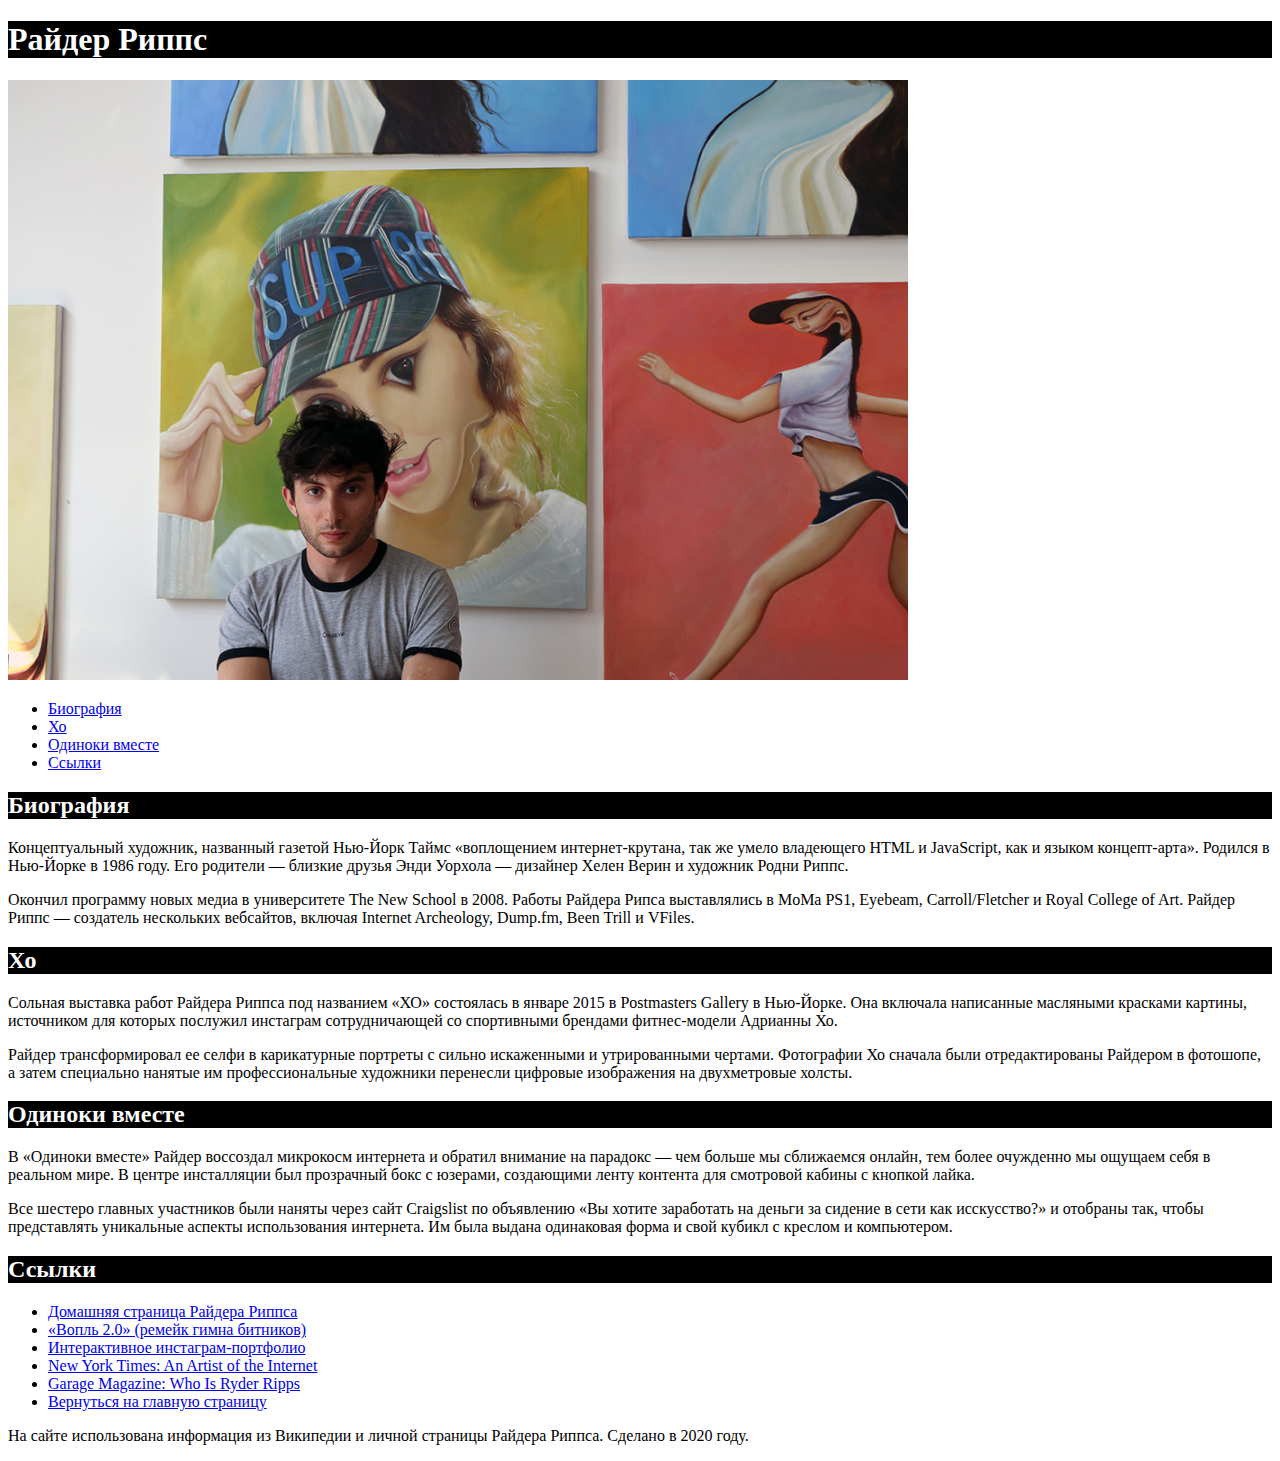
<file: Ryder_Ripps/index.html>
<!DOCTYPE html>
<html lang="ru">
<head>
    <title>Ryder Ripps</title>
    <meta charset="UTF-8">
    <meta description="Ryder Ripps">
    <meta keywords="Ryder Ripps">
    <meta name="viewport" content="width=device-width, initial-scale=1.0">
    <link rel="stylesheet" href="css/style.css">
</head>
<body>
	<div class="page">
		<header class="header">
			<div class="header-container">
				<h1 class="section-text">Райдер Риппс</h1>
			</div>
		</header>
		<main class="content">
			<div class="content-container">
				<section class="image">
					<div class="image-container">
						<img src="img/image-asset 1.jpg" alt="photo">
					</div>
				</section>
				<nav class="menu">
					<ul class="menu-container">
						<li><a href="#biography">Биография</a></li>
						<li><a href="#Xo">Хо</a></li>
						<li><a href="#lonely-together">Одиноки вместе</a></li>
						<li><a href="#Links">Ссылки</a></li>
					</ul>
				</nav>
				<section class="biography">
						<h2 class="section-text" id="biography">Биография</h2>
						<p class="main-text">Концептуальный художник, названный газетой Нью-Йорк Таймс «воплощением интернет-крутана, так же умело владеющего HTML и JavaScript, как и языком концепт-арта». Родился в Нью-Йорке в 1986 году. Его родители — близкие друзья Энди Уорхола — дизайнер Хелен Верин и художник Родни Риппс.</p>
						<p class="main-text">Окончил программу новых медиа в университете The New School в 2008. Работы Райдера Рипса выставлялись в MoMa PS1, Eyebeam, Carroll/Fletcher и Royal College of Art. Райдер Риппс — создатель нескольких вебсайтов, включая Internet Archeology, Dump.fm, Been Trill и VFiles.</p>
				</section>
				<section class="Xo">
						<h2 class="section-text" id="Xo">Хо</h2>
						<p class="main-text">Сольная выставка работ Райдера Риппса под названием «ХО» состоялась в январе 2015 в Postmasters Gallery в Нью-Йорке. Она включала написанные масляными красками картины, источником для которых послужил инстаграм сотрудничающей со спортивными брендами фитнес-модели Адрианны Хо.</p>
						<p class="main-text">Райдер трансформировал ее селфи в карикатурные портреты с сильно искаженными и утрированными чертами. Фотографии Хо сначала были отредактированы Райдером в фотошопе, а затем специально нанятые им профессиональные художники перенесли цифровые изображения на двухметровые холсты.</p>
				</section>
				<section class="lonely-together">
						<h2 class="section-text" id="lonely-together">Одиноки вместе</h2>
						<p class="main-text">В «Одиноки вместе» Райдер воссоздал микрокосм интернета и обратил внимание на парадокс — чем больше мы сближаемся онлайн, тем более очужденно мы ощущаем себя в реальном мире. В центре инсталляции был прозрачный бокс с юзерами, создающими ленту контента для смотровой кабины с кнопкой лайка.</p>
						<p class="main-text">Все шестеро главных участников были наняты через сайт Craigslist по объявлению «Вы хотите заработать на деньги за сидение в сети как исскусство?» и отобраны так, чтобы представлять уникальные аспекты использования интернета. Им была выдана одинаковая форма и свой кубикл с креслом и компьютером.</p>
				</section>
				<section class="Links">
						<h2 class="section-text" id="Links">Ссылки</h2>
						<ul>
							<li><a href="#">Домашняя страница Райдера Риппса</a></li>
							<li><a href="#">«Вопль 2.0» (ремейк гимна битников)</a></li>
							<li><a href="#">Интерактивное инстаграм-портфолио</a></li>
							<li><a href="#">New York Times: An Artist of the Internet</a></li>
							<li><a href="#">Garage Magazine: Who Is Ryder Ripps</a></li>
							<li><a href="../index.html">Вернуться на главную страницу</a></li>
						</ul>
				</section>
			</div>
		</main>
		<footer class="footer">
			<div class="footer-container">
				<p class="copyright">На сайте использована информация из Википедии и личной страницы Райдера Риппса. Сделано в 2020 году.</p>
			</div>
		</footer>
	</div>
</body>
</html>
</file>
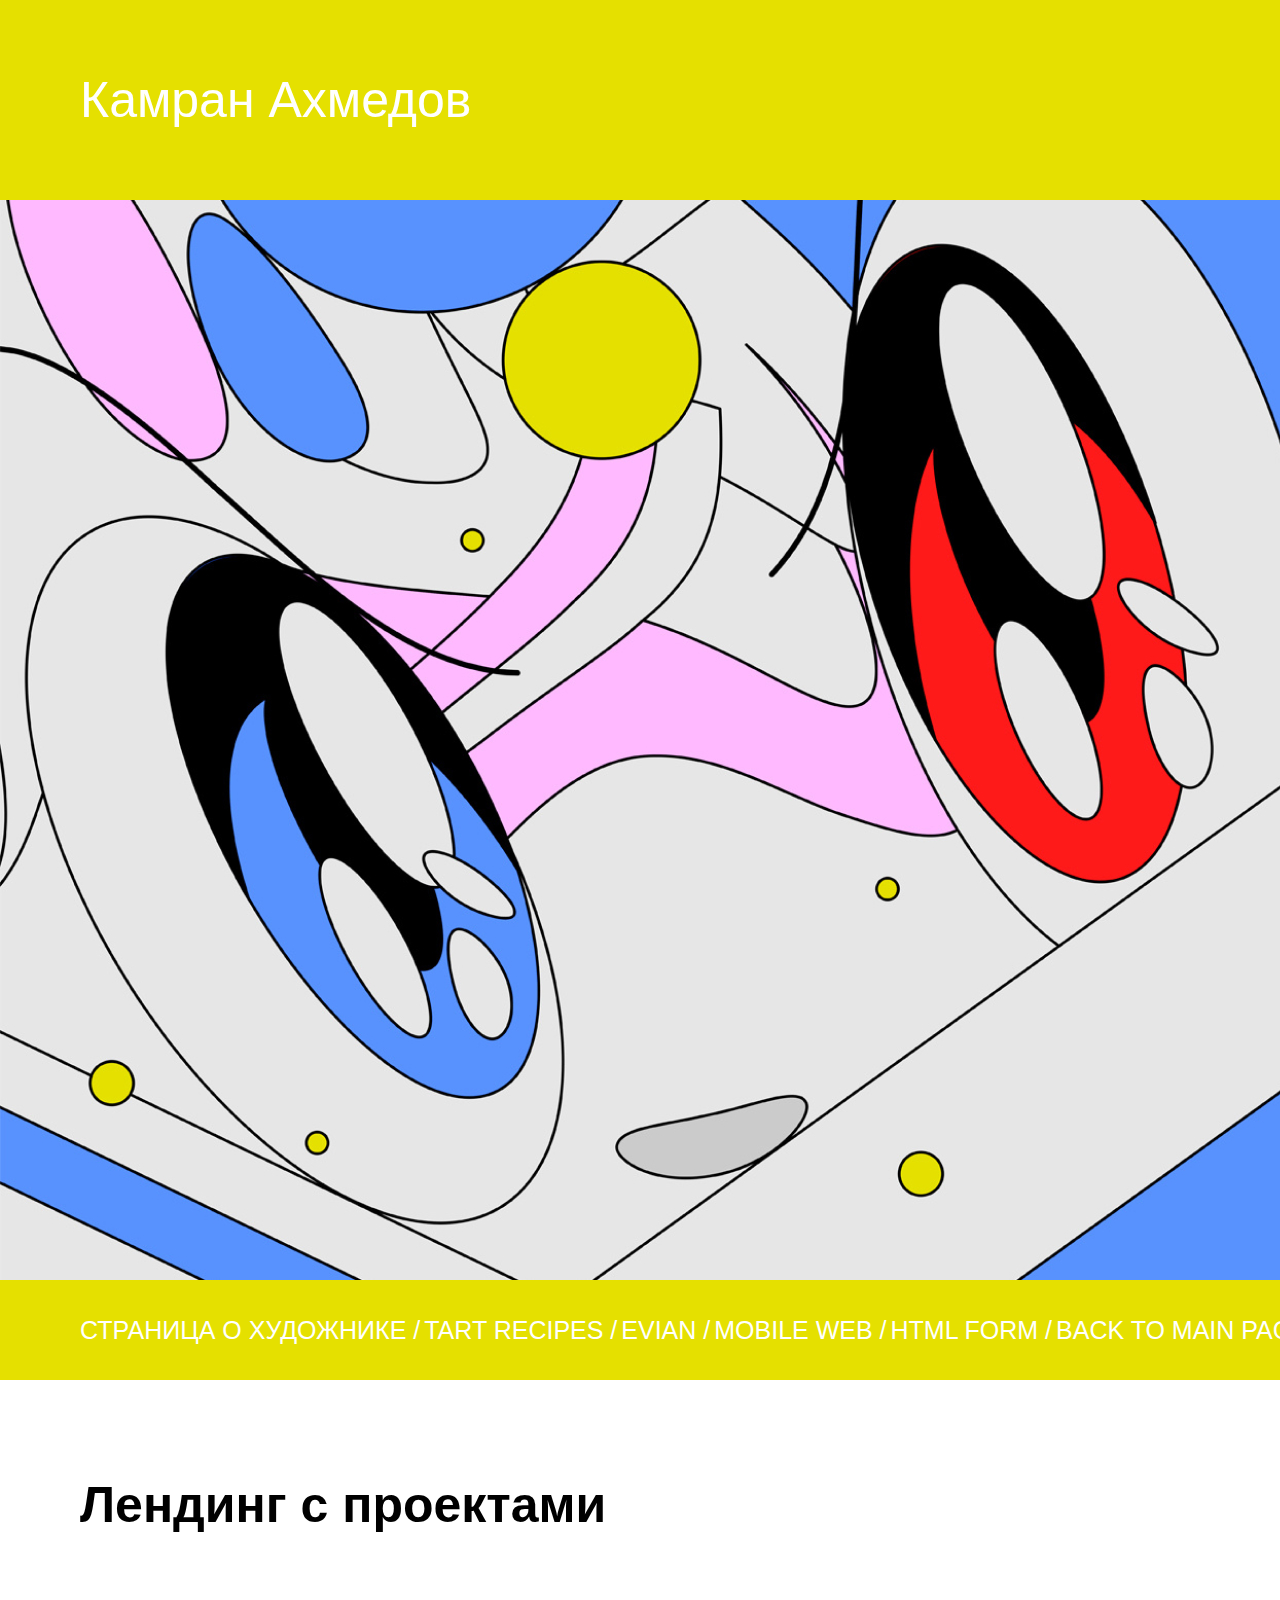
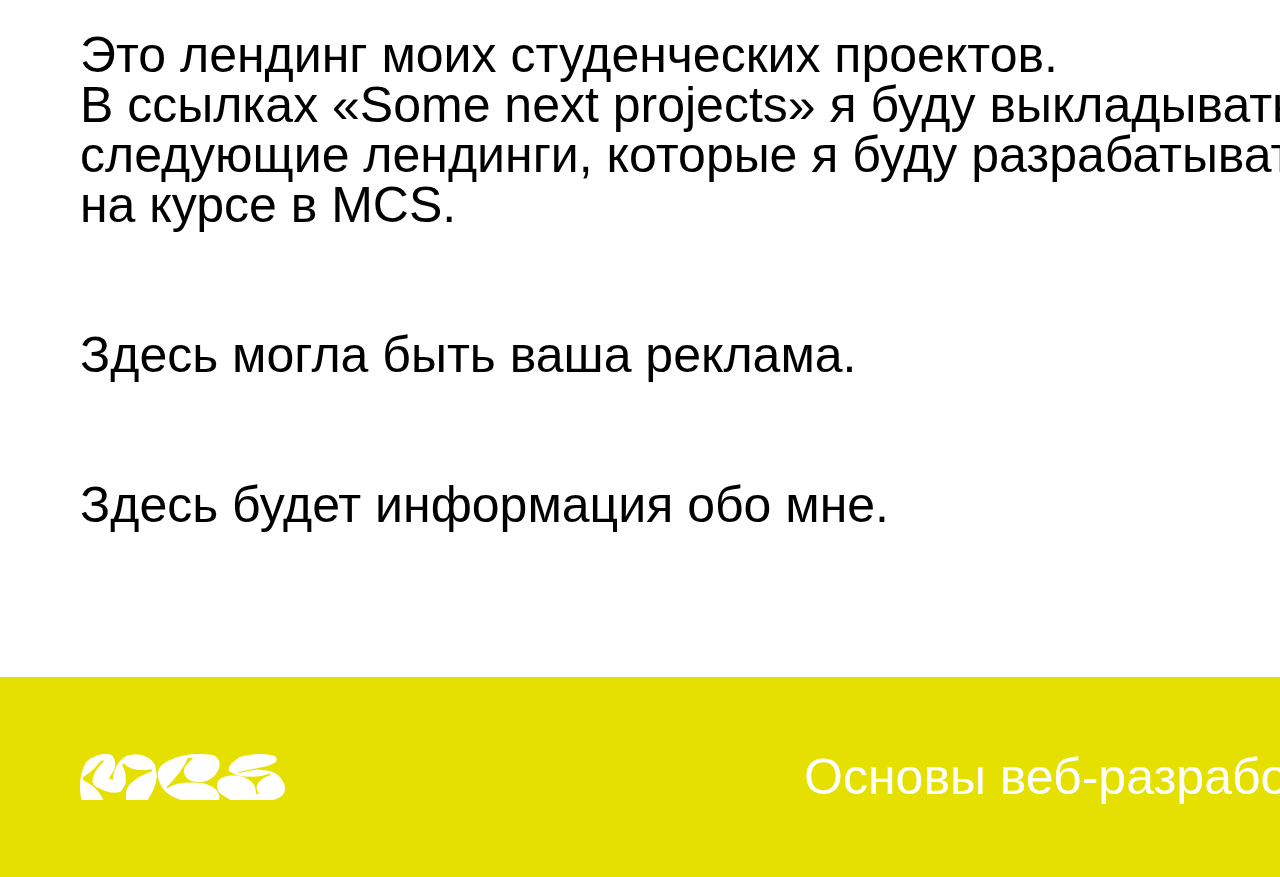
<file: Some_next_projects/index.html>
<!DOCTYPE html>
<html lang="ru">
<head>
    <title>Some next projects</title>
    <meta charset="UTF-8">
    <meta description="boilerplate code">
    <meta keywords="boilerplate test">
    <link rel="stylesheet" href="css/style.css">
    <meta name="viewport" content="width=device-width, initial-scale=1.0">
</head>
<body>
	<div>
		<header class="name-container">
			<h1>Камран Ахмедов</h1>
		</header>
		<main>
			<div class="image-container"></div>
			<section class="navigation">
				<nav class="navigation-container">
					<a href="../Ryder_Ripps/index.html">Страница о ХУДОЖНИКЕ /</a>
					<a href="../Tart_recipes/index.html"> Tart Recipes /</a>
					<a href="../evian/index.html"> evian /</a>
					<a href="../mobile_web/index.html">Mobile web /</a>
					<a href="../html_form/index.html">html form /</a>
					<a href="../index.html"> BACK TO MAIN PAGE</a>
				</nav>
			</section>
			<section class="information">
				<div class="information-container">
					<br>
					<br>
					<h1>Лендинг с проектами</h1>
					<br>
					<br>
					<p>Это лендинг моих студенческих проектов.
					<p>В ссылках «Some next projects» я буду выкладывать</p>
следующие лендинги, которые я буду
разрабатывать на курсе в MCS.</p>
<br>
					<br>
					<p>Здесь могла быть ваша реклама.</p>
					<br>
					<br>
					<p>Здесь будет информация обо мне.</p>
				</div>
			</section>
		</main>
		<footer class="footer">
			<div class="copyrights">
				<h1>Основы веб-разработки</h1>
			</div>
		</footer>
	</div>
</body>
</html>
</file>
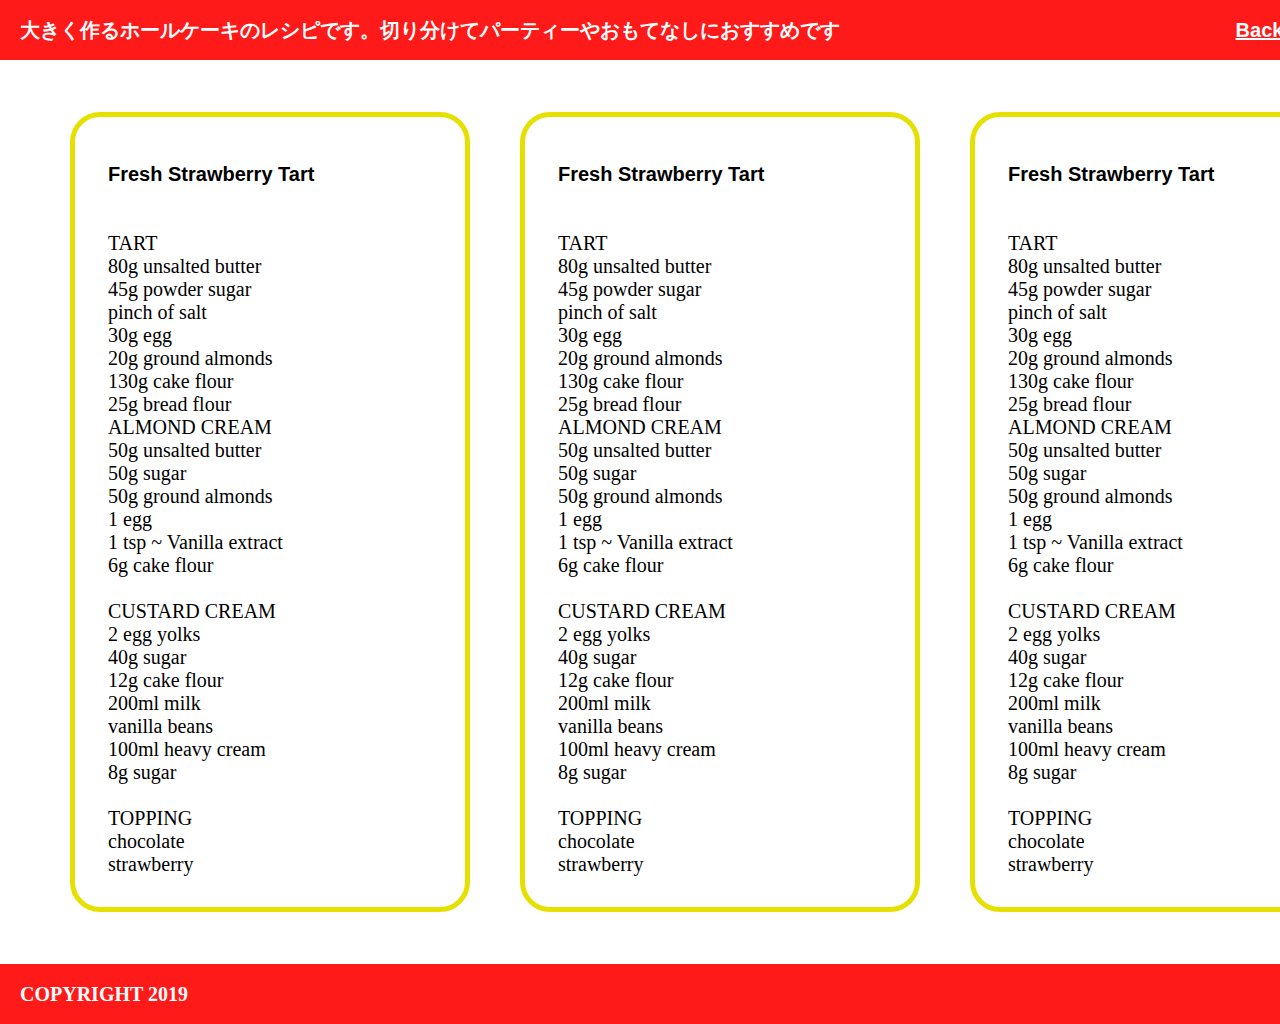
<file: Tart_Recipe/index.html>
<!DOCTYPE html>
<html lang="ru">
<head>
    <title>Boilerplate</title>
    <meta charset="UTF-8">
    <meta description="boilerplate code">
    <meta keywords="boilerplate test">
    <link rel="stylesheet" href="css/style.css">
    <meta name="viewport" content="width=device-width, initial-scale=1.0">
</head>
<body>
	<div>
		<header class="title">
			<h1>大きく作るホールケーキのレシピです。切り分けてパーティーやおもてなしにおすすめです</h1>
			<a href="../Some_next_projects/index.html">Back to landing page</a>
		</header>
		<main class="recipe-container">
			<section class="recipe1">
				<h1>Fresh Strawberry Tart</h1>
				<p>TART 
80g unsalted butter
45g powder sugar
pinch of salt
30g egg
20g ground almonds
130g cake flour
25g bread flour
ALMOND CREAM
50g unsalted butter
50g sugar
50g ground almonds
1 egg
1 tsp ~ Vanilla extract
6g cake flour

CUSTARD CREAM
2 egg yolks
40g sugar
12g cake flour
200ml milk
vanilla beans
100ml heavy cream
8g sugar

TOPPING
chocolate
strawberry</p>
			</section>
			<section class="recipe2">
				<h1>Fresh Strawberry Tart</h1>
				<p>TART 
80g unsalted butter
45g powder sugar
pinch of salt
30g egg
20g ground almonds
130g cake flour
25g bread flour
ALMOND CREAM
50g unsalted butter
50g sugar
50g ground almonds
1 egg
1 tsp ~ Vanilla extract
6g cake flour

CUSTARD CREAM
2 egg yolks
40g sugar
12g cake flour
200ml milk
vanilla beans
100ml heavy cream
8g sugar

TOPPING
chocolate
strawberry</p>
			</section>
			<section class="recipe3">
				<h1>Fresh Strawberry Tart</h1>
				<p>TART 
80g unsalted butter
45g powder sugar
pinch of salt
30g egg
20g ground almonds
130g cake flour
25g bread flour
ALMOND CREAM
50g unsalted butter
50g sugar
50g ground almonds
1 egg
1 tsp ~ Vanilla extract
6g cake flour

CUSTARD CREAM
2 egg yolks
40g sugar
12g cake flour
200ml milk
vanilla beans
100ml heavy cream
8g sugar

TOPPING
chocolate
strawberry</p>
			</section>
		</main>
		<footer class="copyrights">
			<h1>COPYRIGHT 2019</h1>
		</footer>
	</div>
</body>
</html>

<!-- В чем проблема?
-->
</file>
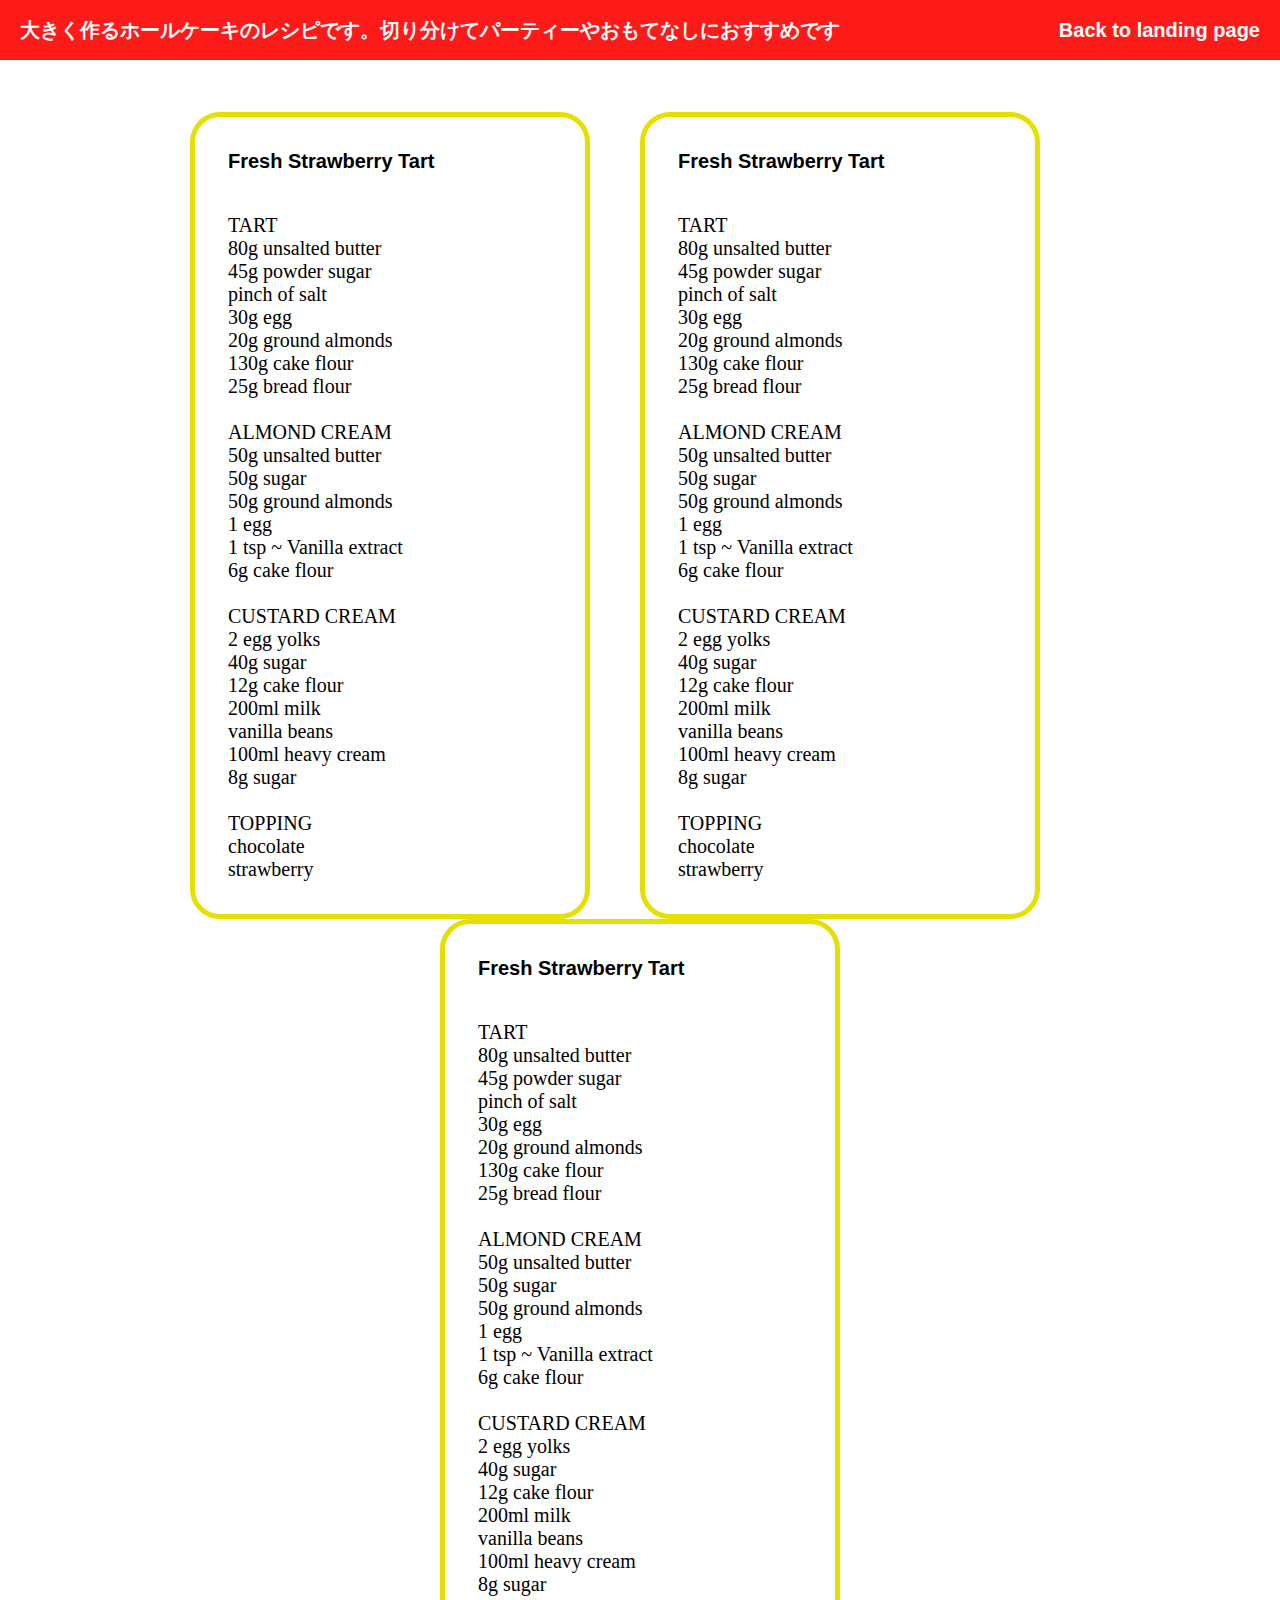
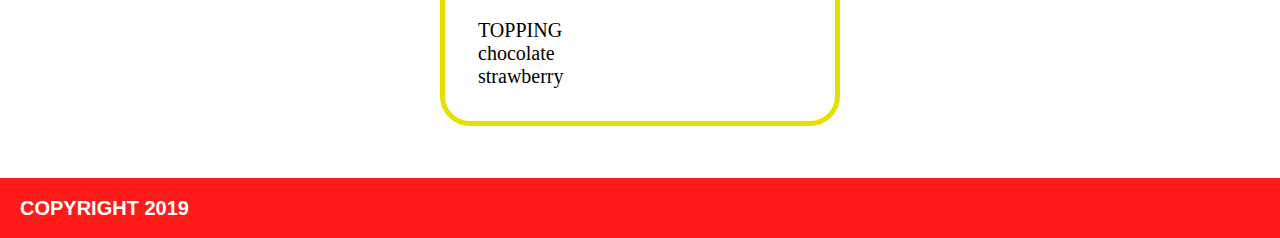
<file: Tart_recipes/index.html>
<!DOCTYPE html>
<html lang="en">
<head>
    <title>Tart recipes</title>
    <meta charset="UTF-8">
    <meta description="boilerplate code">
    <meta keywords="boilerplate test">
    <link rel="stylesheet" href="css/style.css">
    <meta name="viewport" content="width=device-width, initial-scale=1.0">
</head>
<body>
	<header class="header">
		<h1>大きく作るホールケーキのレシピです。切り分けてパーティーやおもてなしにおすすめです</h1>
		<a href="../Some_next_projects/index.html">Back to landing page</a>
	</header>
	<main class="main">
		<section>
			<h1>Fresh Strawberry Tart</h1>
			<h2>TART</h2>
			<ul>
				<li>80g unsalted butter</li>
				<li>45g powder sugar</li>
				<li>pinch of salt</li>
				<li>30g egg</li>
				<li>20g ground almonds</li>
				<li>130g cake flour</li>
				<li>25g bread flour</li>
			</ul>
			<h2>ALMOND CREAM</h2>
			<ul>
			<li>50g unsalted butter</li>
				<li>50g sugar</li>
				<li>50g ground almonds</li>
				<li>1 egg</li>
				<li>1 tsp ~ Vanilla extract</li>
				<li>6g cake flour</li>
			</ul>
			<h2>CUSTARD CREAM</h2>
			<ul>
				<li>2 egg yolks</li>
				<li>40g sugar</li>
				<li>12g cake flour</li>
				<li>200ml milk</li>
				<li>vanilla beans</li>
				<li>100ml heavy cream</li>
				<li>8g sugar</li>
			</ul>
			<h2>TOPPING</h2>
			<ul>
				<li>chocolate</li>
				<li>strawberry</li>
			</ul>
		</section>
		<section class="middle">
			<h1>Fresh Strawberry Tart</h1>
			<h2>TART</h2>
			<ul>
				<li>80g unsalted butter</li>
				<li>45g powder sugar</li>
				<li>pinch of salt</li>
				<li>30g egg</li>
				<li>20g ground almonds</li>
				<li>130g cake flour</li>
				<li>25g bread flour</li>
			</ul>
			<h2>ALMOND CREAM</h2>
			<ul>
				<li>50g unsalted butter</li>
				<li>50g sugar</li>
				<li>50g ground almonds</li>
				<li>1 egg</li>
				<li>1 tsp ~ Vanilla extract</li>
				<li>6g cake flour</li>
			</ul>
			<h2>CUSTARD CREAM</h2>
			<ul>
				<li>2 egg yolks</li>
				<li>40g sugar</li>
				<li>12g cake flour</li>
				<li>200ml milk</li>
				<li>vanilla beans</li>
				<li>100ml heavy cream</li>
				<li>8g sugar</li>
			</ul>
			<h2>TOPPING</h2>
			<ul>
				<li>chocolate</li>
				<li>strawberry</li>
			</ul>
		</section>
		<section>
			<h1>Fresh Strawberry Tart</h1>
			<h2>TART</h2>
			<ul>
				<li>80g unsalted butter</li>
				<li>45g powder sugar</li>
				<li>pinch of salt</li>
				<li>30g egg</li>
				<li>20g ground almonds</li>
				<li>130g cake flour</li>
				<li>25g bread flour</li>
			</ul>
			<h2>ALMOND CREAM</h2>
			<ul>
				<li>50g unsalted butter</li>
				<li>50g sugar</li>
				<li>50g ground almonds</li>
				<li>1 egg</li>
				<li>1 tsp ~ Vanilla extract</li>
				<li>6g cake flour</li>
			</ul>
			<h2>CUSTARD CREAM</h2>
			<ul>
				<li>2 egg yolks</li>
				<li>40g sugar</li>
				<li>12g cake flour</li>
				<li>200ml milk</li>
				<li>vanilla beans</li>
				<li>100ml heavy cream</li>
				<li>8g sugar</li>
			</ul>
			<h2>TOPPING</h2>
			<ul>
				<li>chocolate</li>
				<li>strawberry</li>
			</ul>
		</section>
	</main>
	<footer class="footer">
		<h1>COPYRIGHT 2019</h1>
	</footer>
</body>
</html>
</file>
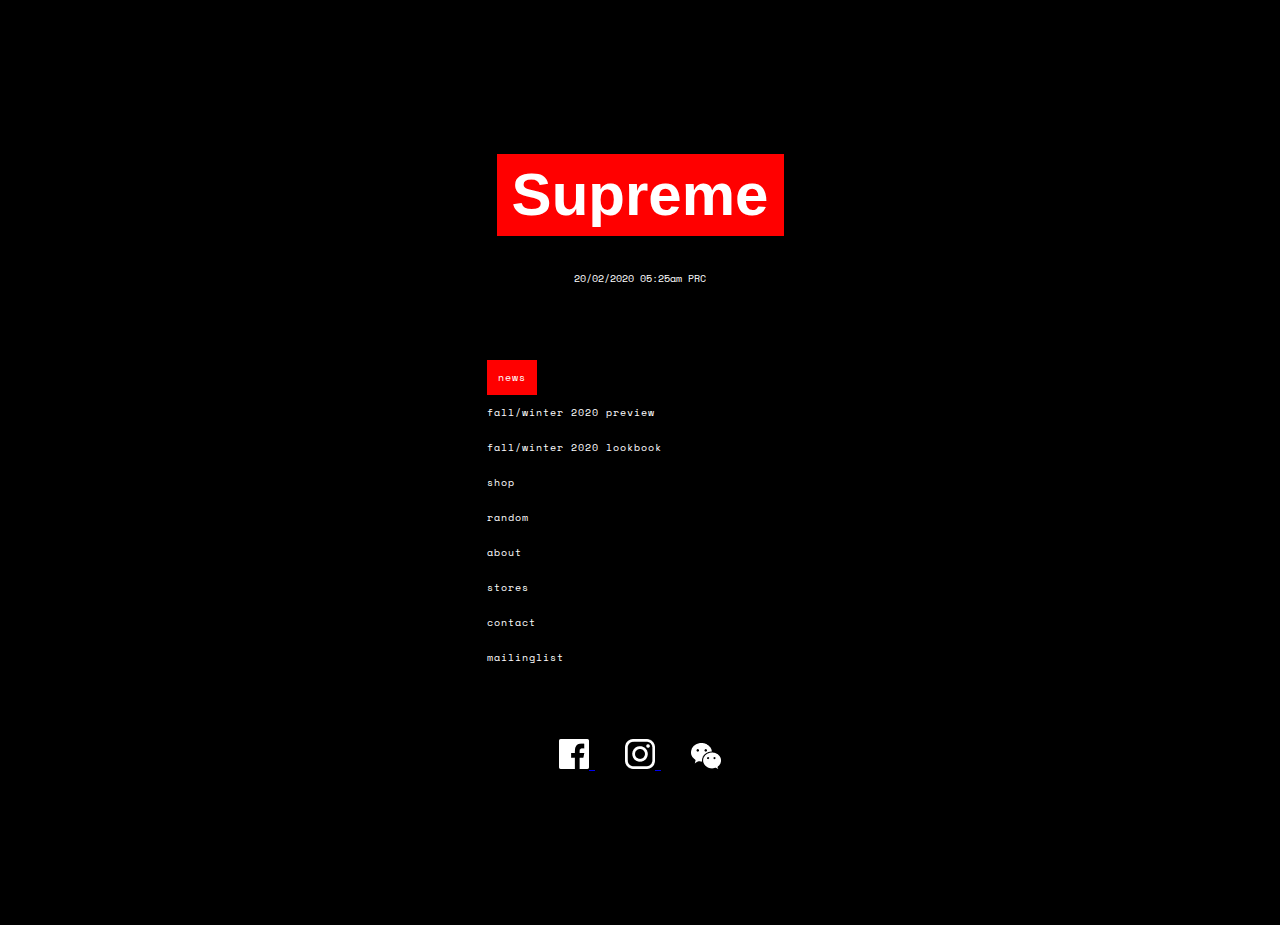
<file: Practice_Supreme/home_page/index.html>
<!DOCTYPE html>
<html lang="ru">
<head>
    <title>Supreme home</title>
    <meta charset="UTF-8">
    <meta description="boilerplate code">
    <meta keywords="boilerplate test">
    <link rel="stylesheet" href="css/style.css">
    <meta name="viewport" content="width=device-width, initial-scale=1.0">
</head>
<body>
	<div class="flex-container">
		<header class="header">
			<h1 class="header__logo header__logo_supreme">Supreme</h1>
			<p class="header__time header__time_PRC">20/02/2020 05:25am PRC</p>
		</header>
		<main class="main">
			<nav class="main__nav main__nav_vertical">
				<a class="main__hashtag main__hashteg_red" href="../news_page/index.html">news</a>
				<a href="">fall/winter 2020 preview</a>
				<a  href="">fall/winter 2020 lookbook</a>
				<a  href="">shop</a>
				<a  href="">random</a>
				<a  href="">about</a>
				<a  href="">stores</a>
				<a  href="">contact</a>
				<a  href="">mailinglist</a>
			</nav>
		</main>
		<footer class="footer">
			<div class="footer__container footer__container_img">
				<a href="#">
					<img src="img/facebook.png" alt="facebook_logo">
				</a>
				<a  class="footer__link footer__link_2" href="#">
					<img src="img/instagram.png" alt="instagram_logo">
				</a>
				<a href="#">
					<img src="img/feedback.png" alt="feedback_logo">
				</a>
			</div>
		</footer>
	</div>
</body>
</html>
</file>
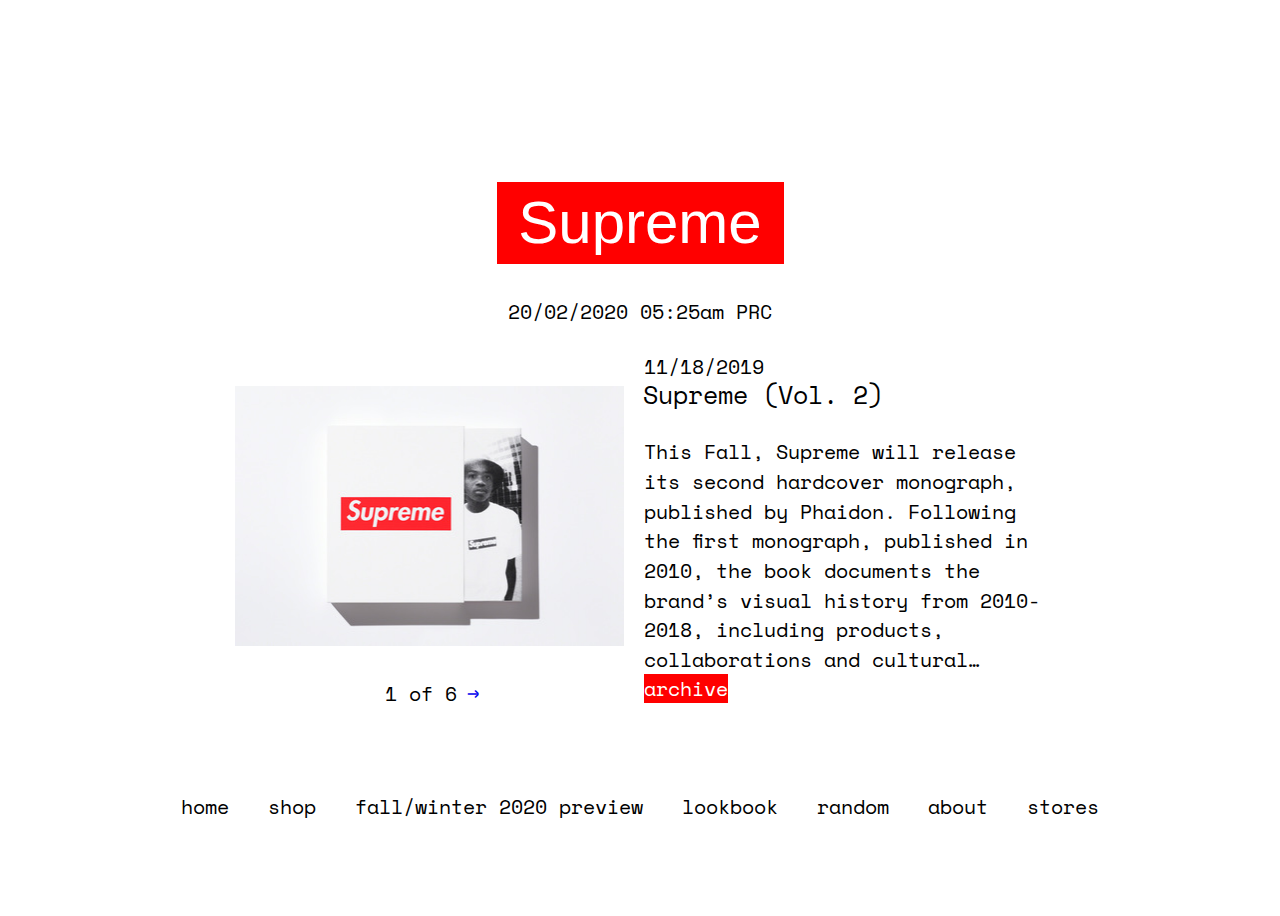
<file: Practice_Supreme/news_page/index.html>
<!DOCTYPE html>
<html lang="ru">
<head>
    <title>Supreme news</title>
    <meta charset="UTF-8">
    <meta description="boilerplate code">
    <meta keywords="boilerplate test">
    <link rel="stylesheet" href="css/style.css">
    <meta name="viewport" content="width=device-width, initial-scale=1.0">
</head>
<body>
	<header class="header">Supreme</header>
	<main class="main">
		<p class="main__time main__time_PRC">20/02/2020 05:25am PRC</p>
		<article class="article">
			<img class="article__img article__img_float" src="img/supreme.png" alt="book_cover">
			<p class="article__date article__date_overtext">11/18/2019</p>
			<h1 class="article__headline article__headline_big">Supreme (Vol. 2)</h1>
			<p class="article__text  article__text_scrolling">This Fall, Supreme will release its second hardcover monograph, published by Phaidon. Following the first monograph, published in 2010, the book documents the brand’s visual history from 2010-2018, including products, collaborations and cultural documentation.

			The book also includes a poem by Harmony Korine and essay by Carlo McCormick, and features projects with David Sims, Nobuyoshi Araki, Kate Moss and Dash Snow, among others. The 351-page book also features a product index of T-Shirts and select Lookbook imagery from Supreme’s archives.

			The Supreme edition of the book comes in a slip case and includes a poster and sticker. 

			This edition will be available exclusively in Supreme stores and online on November 21st.

			Available in Japan on November 23rd.</p>
			<a class="article__hashtag article__hashtag_red" href="#">archive</a>
			<span class="article__number article__number_container">
				<p class="article__number article__number_next">1 of 6</p>
				<a class="article__arrow article__arrow_right" href="#">→</a>
			</span>
		</article>
	</main>
	<footer class="footer">
		<nav class="footer__nav footer__nav_bar">
			<a href="../home_page/index.html">home</a>
			<a href="#">shop</a>
			<a href="#">fall/winter 2020 preview</a>
			<a href="#">lookbook</a>
			<a href="#">random</a>
			<a href="#">about</a>
			<a href="#">stores</a>
		</nav>
	</footer>
</body>
</html>
</file>
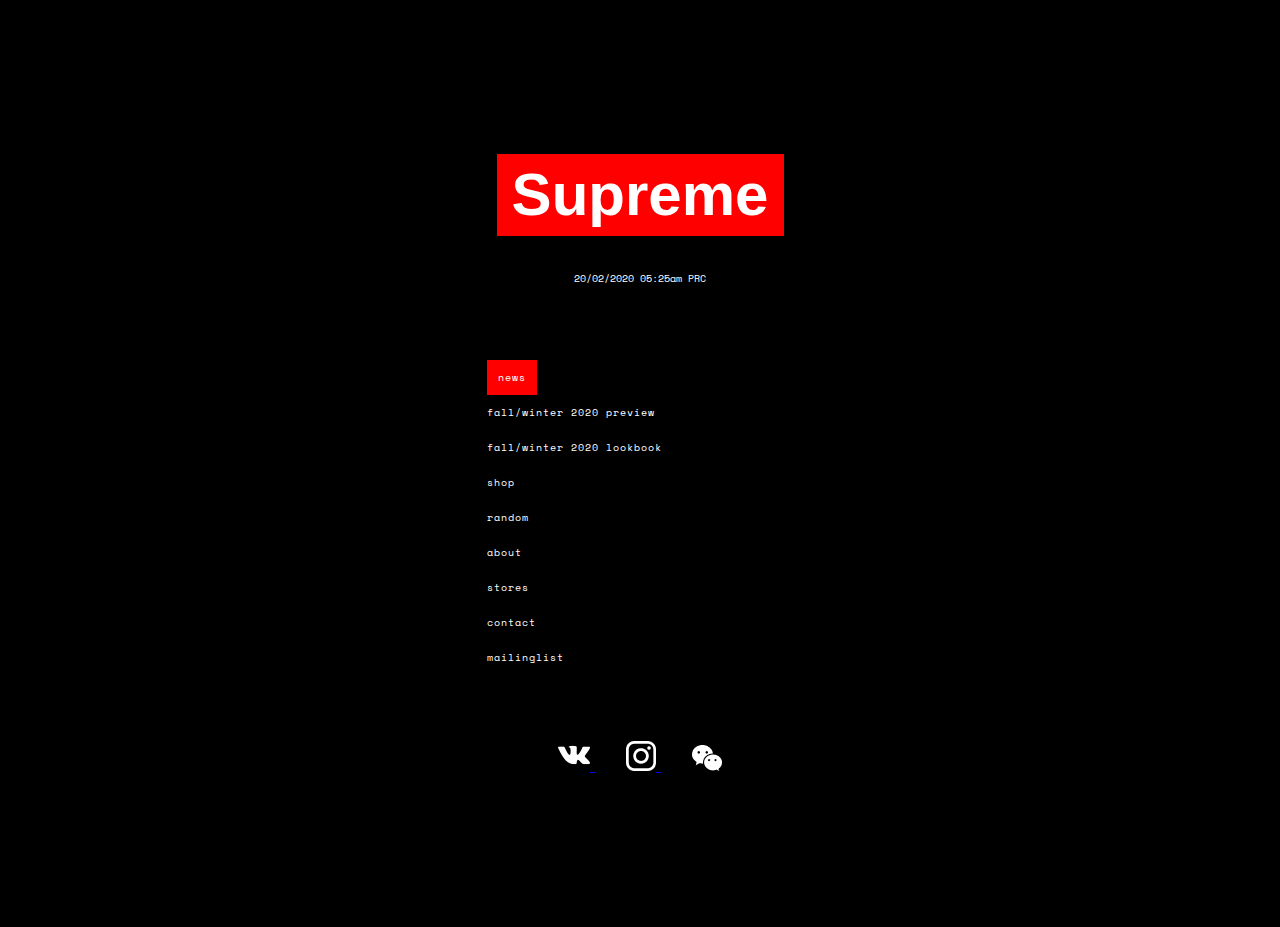
<file: Supreme/home_page/index.html>
<!DOCTYPE html>
<html lang="ru">
<head>
    <title>Supreme home</title>
    <meta charset="UTF-8">
    <meta description="boilerplate code">
    <meta keywords="boilerplate test">
    <link rel="stylesheet" href="css/style.css">
    <meta name="viewport" content="width=device-width, initial-scale=1.0">
</head>
<body>
	<div class="flex-container">
		<header class="header">
			<h1 class="header__logo header__logo_supreme">Supreme</h1>
			<p class="header__time header__time_PRC">20/02/2020 05:25am PRC</p>
		</header>
		<main class="main">
			<nav class="main__nav main__nav_vertical">
				<a class="main__hashtag main__hashteg_red" href="../news_page/index.html">news</a>
				<a href="">fall/winter 2020 preview</a>
				<a  href="">fall/winter 2020 lookbook</a>
				<a  href="">shop</a>
				<a  href="">random</a>
				<a  href="">about</a>
				<a  href="">stores</a>
				<a  href="">contact</a>
				<a  href="">mailinglist</a>
			</nav>
		</main>
		<footer class="footer">
			<div class="footer__container footer__container_img">
				<a href="#">
					<img src="img/vk-social-network-logo.png" alt="facebook_logo">
				</a>
				<a  class="footer__link footer__link_2" href="#">
					<img src="img/instagram.png" alt="instagram_logo">
				</a>
				<a href="#">
					<img src="img/feedback.png" alt="feedback_logo">
				</a>
			</div>
		</footer>
	</div>
</body>
</html>
</file>
<file: css/style.css>
* {
	box-sizing: border-box;
	margin: 0;
	padding: 0;
}

/*Установил фон и размер 1 rem*/

html {
	font-size: 62.5%;
	font-family: Helvetica;
	background-size: cover;
}

/*Сбросил подчеркивание ссылок*/

a {
	text-decoration: none;
	font-size: 1.5rem;
}

.body {
	background-image: url(../img/Whatsapp-Wallpaper-107.jpg);
	padding: 2rem;
}

/*ФЛЕКСом центрировал ГРИД*/

.GRID-container {
	display: flex;
	height: 33vw;
}

/*Настроил главный ГРИД*/

.GRID {
	/*fallbacks*/
	display: flex;
	flex-wrap: wrap;
	width: 90rem;
	padding: 5rem;
	
	margin: auto;
	display: grid;
	grid-template-columns: 1fr 1fr;
	grid-template-rows: 1fr 1fr minmax(min-content, max-content);
	grid-row-gap: 1rem;
	grid-column-gap: 3rem;
	font-size: 1.4rem;
}
.GRID__section {
	/*fallbacks*/
	width: calc(100% / 2);
}

/*Настроил вложенный ГРИД*/

.SUB-GRID__section {
	grid-area: 3 / 1 / 4 / 3;

	/*fallbacks*/
	width: 90rem;
}
.section5 {
	display: grid;
	grid-template-columns: repeat(auto-fit, minmax(10rem, 1fr));
	grid-column-gap: 1rem;
	grid-row-gap: 3rem;

	/*fallbacks*/
	width: 100%;
	display: flex;
}

/*ФЛЕКСом выровнил иконки по центру*/

.section5__flex-item img {
	height: 10rem;
	width: 10rem;
	position: center;
}
.section5__flex-item {
  	transition: all 0.3s ease 0s;
    cursor: pointer;
    outline: none;
    display: flex;
    margin: auto;
 }
.section5__flex-item:hover {
  	transform: translateY(-0.7rem);
}

/*использую media queries для устройств с меньшим дисплеем*/

@media all and (max-width: 992px) {
	.GRID {
		grid-template-columns: 1fr; 

		/*fallbacks*/
		flex-wrap: nowrap;
		flex-direction: column;
		align-items: center;
		}
	.GRID__section {
		grid-column-start: 1;
		grid-column-end: 3;

		/*fallbacks*/
		width: 70%;
		min-height: 7rem;
	}
	.section5__flex-item img {
		height: 5rem;
		width: 5rem;
	}
	.SUB-GRID__section {
		grid-row: 5/6;

		/*fallbacks*/
		width: 100%;
	}
}

@media all and (max-width: 576px) {
	.section5__flex-item img {
		height: 3.3rem;
		width: 3.3rem;
	}
	.section5 {
		display: grid;
		grid-template-columns: repeat(auto-fit, minmax(3.3rem, 1fr));
	}
	.GRID__section {
		width: 100%;
		padding: 0 1rem;
	}
}

/*использую feature queries для описания свойств CSS GRID*/

@supports (display: grid) {
    .section5 {
	  	padding-left: 0;
		width: auto;
    }
    .GRID {

		width: auto;
		padding: 0;
	}
	.SUB-GRID__section {
		width: auto;
	}
	.GRID__section {
		width: auto;
		min-height: auto;
	}
	.section5__flex-item {
		width: auto;
	}
}
</file>
<file: css_zen_garden/css/style.css>
/* css Zen Garden default style v1.02 */
/* css released under Creative Commons License - http://creativecommons.org/licenses/by-nc-sa/1.0/  */

/* This file based on 'Tranquille' by Dave Shea */
/* You may use this file as a foundation for any new work, but you may find it easier to start from scratch. */
/* Not all elements are defined in this file, so you'll most likely want to refer to the xhtml as well. */

/* Your images should be linked as if the CSS file sits in the same folder as the images. ie. no paths. */


/* basic elements */

@import url(reset.css);
@import url('https://fonts.googleapis.com/css2?family=Montserrat&family=Open+Sans:wght@600&family=Roboto:wght@700&display=swap');


* {
	box-sizing: border-box;
	margin: 0;
	padding: 0;
}

html {
	font-size: 62.5%;
	padding: 3rem;
	background-image: url(nahil-naseer-xljtGZ2-P3Y-unsplash.jpg);
	background-repeat: no-repeat;
	background-size: cover;
	color: #ffffff;
}

h1, h2, h3, p {
	padding: 1rem;
}

.intro {
}

.header {
	font-family: 'Roboto', sans-serif;
	font-size: 3rem;
	order: 0;
	margin: auto;
	width: 100%;
	margin-bottom: 3rem;
}

.summary {
	font-family: 'Roboto', sans-serif;
	font-size: 2rem;
	width: 50%;
}

.preamble {
	font-family: 'Roboto', sans-serif;
	font-size: 2rem;
	width: 50%;
}

.main {
	font-family: 'Open Sans', sans-serif;
	font-size: 1.5rem;
	
	display: flex;
	flex-direction: column;
}



.participation, .explanation {
	align-self: flex-end;
	width: 50%;
}

.benefits, .requirements {
	width: 50%;
}

.footer {
	margin: auto;
	padding: 3rem 0 1rem;
}

a {
	text-decoration: none;
	color: #ffffff;
/*	color: #000000; */

}

.sidebar {
	font-family: 'Montserrat', sans-serif;
	font-size: 1.5rem;
}

.design-archives {
	width: 50%;
	margin: auto;
}

ul {
	padding: 0 1rem 1rem;
}

ul {
	display: flex;
	justify-content: space-between;
}

nav {

}
</file>
<file: Ryder_Ripps/css/style.css>
.section-text {
	color: white; background: black;
}
</file>
<file: Tart_recipes/css/style.css>
* {
	box-sizing: border-box;
	padding: 0;
	margin: 0;
	list-style: none;
	font-size: 100%;
	font: inherit;
}

html { 
	font-size: 62.5%;
}

:root {
  --font-primary: Helvetica;
  --font-secondary: Times New Roman;
  --font-size-primarily: 2rem;
  --padding-primarily: 2rem;
  --margin-middle: 5rem;
  --height-primarily: 6rem;
  --color-first: white;
  --color-second: #FE1A19;
  --title-weight: bold;
}

.header {
	height: var(--height-primarily);
	background-color: var(--color-second);
	font-family: var(--font-primary);
	font-size: var(--font-size-primarily);
	line-height: var(--height-primarily);
	color: var(--color-first);
	padding-left: var(--padding-primarily);
	font-weight: var(--title-weight);
	display: flex;
	justify-content: space-between;
}

.header a {
	color: var(--color-first);
	padding-right: var(--padding-primarily);
	text-decoration: none;
}

.main {
	background-color: var(-color-first);
	text-align: center;
	padding: 5.2rem 0;
	font-size: 0;
}

.main section {
	width: 40rem;
	border: .5rem solid #E5E000;
	border-radius: 3rem;
	font-size: var(--font-size-primarily);
	line-height: 2.3rem;
	padding: 3.3rem;
	display: inline-block;
	text-align: left;
}

.main h1 {
	font-family: var(--font-primary);
	font-weight: var(--title-weight);
	padding-bottom: 1.8rem;
}

.main ul, .main h2 {
	font-family: var(--font-secondary);
}

.main h2 {
	padding-top: 2.3rem;
}

.middle {
	margin-right: var(--margin-middle);
	margin-left: var(--margin-middle);
}

.footer {
	height: var(--height-primarily);
	background-color: var(--color-second);
	font-family: var(--font-primary);
	font-size: var(--font-size-primarily);
	line-height: var(--height-primarily);
	color: var(--color-first);
	padding-left: var(--padding-primarily);
	font-weight: var(--title-weight);
}
</file>
<file: evian/css/style.css>
@import url(reset.css);

* {
	box-sizing: border-box;
	margin: 0;
	padding: 0;
}

html {
	font-size: 62.5%;
}

/* Хедер */

.header {
	background-color: #FFFFFF;
	width: 100%;
	font-family: Arial;
	font-size: 5rem;
	line-height: 14rem;
	color: #E50043;
	position: fixed;
}

.header-container {
 	display: flex;
}

.span {
	margin: 0 5rem 0 auto;
	display: flex;
}

.span a {
	color: #E50043;
	text-decoration: none;
}

.header-container h1 {
	margin-left: 5rem;
}

.middle-link {
	margin: 0 2.5rem;
}

/* Основной блок */

.main {
	padding-top: 14rem;
	width: 100%;
	display: flex;
	flex-direction: column;
	align-items: center;
	font-size: 2.5rem;
	line-height: 2.9rem;
	font-family: Arial;
}

/* Секция 1 */

.hero-container {
	background-image: url(../img/evian_origins_logo.png);
	background-position: center;
	background-size: cover;
	height: 95rem;
	width: 100%;
	font-size: 10rem;
	color: #E50043;
	display: flex;
	align-items: center;
	justify-content: center;
}

/* Секция 2 */


.img-container {
	width: 104rem;
	display: flex;
	flex-direction: row;
	justify-content: space-between;
}

/*разделы с текстом */

.text-info {
	border: 0.3rem solid #F8BFC7;
	border-radius: 2rem;
	width: 104rem;
	padding: 2.4rem;
	margin: 15rem 0;
}

.first h1, .first p {
	letter-spacing: 0.12rem;
}

.text-info h1, .text-info p, .text-info ul {
	padding-bottom: 2.9rem;
}

/*разделы с фото */

.type1 {
	height: 86.3rem;
	width: 28.1rem;
}

.type2 {
	height: 86.3rem;
	width: 27.9rem;
}

.type3 {
	height: 86.3rem;
	width: 28.0rem;
}

figcaption {
	margin: 4.2rem 0 0;
}

.photo {
	background-repeat: no-repeat;
	text-align: center;
	margin-bottom: 10rem;
}

/* крайний див */

.img-bottom {
	float: left;
	padding: 0 8rem;
}

.second {
	padding: 3rem;
	letter-spacing: 0.05rem;
	margin-top: 15.6rem;
}

/* футер */

.footer {
	background-color: #F8BFC7;
	width: 100%;
	height: 14rem;
	font-family: Arial;
	font-size: 5rem;
	line-height: 14rem;
	color: #FFFFFF;
	text-align: left;
	padding-left: 50px;
}
</file>
<file: html_form/css/style.css>
@import url(reset.css);

* {
	box-sizing: border-box;
	margin: 0;
	padding: 0;
}

html {
	font-size: 62.5%;
}

.header {
	font-family: Helvetica;
	font-size: 2rem;
	background-color: #F8BFC7;
	height: 9rem;
	width: 100vw;
	display: flex;
	align-items: center;
	gap: 3rem;
	padding: 0 5rem;
	font-weight: bold;
}

.header a {
	text-decoration: none;
	color: #000000;
}

.menu {
	flex-grow: 1;
	text-align: right;
}

.top {
	background-image: url(../img/background.png);
	background-size: contain;
	background-repeat: no-repeat;
	background-position: center;
	height: 64.3rem;
	background-color: #336fd1;
	position: relative;
	font-weight: bold;
}

form {
	border: 0.3rem solid #FFFFFF;
	border-radius: 2rem;
	background-color: #F8BFC7;
	display: flex;
	flex-direction: column;
	width: 30rem;
	font-family: Helvetica;
	font-size: 2rem;
	color: #FFFFFF;
	padding: 1.4rem 3rem 0rem;
	position: absolute;
	top: 9rem;
	left: 9rem;
	height: 36.2rem;
}

label, input {
	padding-top: 1.6rem;
}

input {
	font-family: Times New Roman;
	background: transparent;
    border: none;
    border-bottom: 1px solid #FFFFFF;
	background-color: #F8BFC7;
	font-size: 2rem;
}

input:focus {
	font-family: Times New Roman;
	color: #FFFFFF;
	font-size: 2rem;
	outline-color: #FFFFFF;
}

::placeholder {
	color: #FFFFFF;
	opacity: 1;
}

input[type="submit"] {
	background-color: #FEB700;
	border: 0.3rem solid #FFFFFF;
	border-radius: 3rem;
	padding: 2rem 3.3rem;
	margin: 0 0 0 1.7rem;
	position: relative;
	top: 5rem;
	color: #FFFFFF;
	width: 20rem;
	cursor: pointer;
	text-align: center;
	font-weight: bold;
}

.bottom {
	background-color: #336fd1;
	height: 30vw;
	width: 100vw;
	font-family: Helvetica;
	font-size: 5rem;
	color: #FEB700;
	display: flex;
	align-items: center;
	justify-content: center;
	font-weight: bold;
} 

.footer {
	font-family: Helvetica;
	font-size: 2rem;
	background-color: #F8BFC7;
	height: 9rem;
	display: flex;
	align-items: center;
	justify-content: space-between;
	gap: 3rem;
	padding: 0 5rem;
	color: #FFFFFF;
	font-weight: bold;
	position: fixed;
	bottom: 0;
	left: 0;
	right: 0;
}
</file>
<file: MCS/css/style.css>
@import url(reset.css);

* {
	box-sizing: border-box;
	margin: 0;
	padding: 0;
}

html {
	font-size: 62.5%;
	font-family: 'Helvetica',sans-serif;
}

/*fallbacks*/

.main__card {
	width: 36.4rem;
	height: 44.8rem;
}
.main__list {
	width: 115.5rem;
	display: flex;
	flex-wrap: wrap;
}
.five {
	margin: 0 3rem;
}
.two {
	margin: 0 3rem 4.5rem;
}
.one, .three {
	margin: 0 0 4.5rem;
}

/*link hover */

.link:hover {
	cursor: pointer;
	color: black;
}
.link {
	transition: all 200ms ease;
}

/*body width*/ 

body {
	width: 100vw;
}


/* header */

.header {
	width: 100%;
}
.header__container {
	display: flex;
	justify-content: space-between;
	align-items: center;
	margin: auto;
	height: 10.3rem;
	width: 114.8rem;
} 
.header__logo {
	width: 10.8rem;
	height: 2.478rem;
	align-self: center;
}

/* hedaer nav */

.header__nav {
	display: flex;
	justify-content: flex-end;
	align-self: center;
}
.header__nav a {
	text-decoration: none;
	font-size: 1.7rem;
	color: #3333FF;
	border: 1px solid red;
	height: 3.2rem;
}

/* hedaer form */

.form__label {
	color: #3333FF;
	font-size: 1.7rem;
	display: inline-block;
	position: relative;
	left: 14rem;
}
.form__select {
	height: 3.2rem;
	width: 20rem;
	background-image: url(../img/avatar.png);
	background-repeat: no-repeat;
	background-size: 3.2rem 3.2rem;
	background-position: 14.5rem center;
	border-color: transparent;
}
.form__select:hover {
	cursor: pointer;
}
.form__select:focus {
	font-size: 1.7rem;
	color: #3333FF;
	padding: 0.5rem;
	outline-color: transparent;
}

/* main */

.main {
	padding: 3.2rem;
	background-color: #F1EEEE;
	height: auto;
	display: flex;
	width: 100%;
}
.main__container {
	padding: 7.2rem 1.8rem 3.6rem;
	margin: auto;
}

/* dashboard */

.main__dashboard {
	font-size: 5rem;
	height: 8.3rem;
	margin: 0 0 7.2rem;
}
.main__form-container {
	display: flex;
	justify-content: space-between;
}
.main__search-container {
	padding-top: 0.65rem;
	display: flex;
	position: relative;
	left: 1.4rem;
}

/* Inputs */
	
.main__search-container input {
	height: 4.3rem;
	width: 36rem;
	padding-left: 1.5rem;
	border-color: transparent;
	font-size: 2rem;
	transition: border-color 200ms ease,outline 200ms ease;
}
.main__search-container input:hover {
	outline-color: #0000FF;
	border: 0.01rem solid #0000FF;
	padding-left: 1.65rem;
}
.main__search-container input:focus {
	color: black;
	font-size: 2rem;
	outline-color: #0000FF;
	border: 0.01rem solid #0000FF;
	padding-left: 1.65rem;
}
.main__search-container input::after {
	width: 2rem;
  	height: 2rem;
  	border: 1px solid #000000;
  	border-radius: 50%;
  	z-index: 1;
}

/* Search icon */

.main__search-container_icon {
    position: relative;
    right: 3rem;
    top: 1.5rem;
    transform: scale(var(--ggs,1));
    width: 1.8rem;
    height: 1.8rem;
    border: 0.3rem solid;
    border-radius: 100%;
    margin-left: -0.4rem;
    margin-top: -0.4rem;
}
.main__search-container_icon::after {
    content: "";
    display: block;
    position: absolute;
    border-radius: 0.3rem;
    width: 0.25rem;
    height: 0.8rem;
    background: currentColor;
    transform: rotate(-45deg);
    top: 1.1rem;
    left: 1.2rem;
}

/* main list*/

.main__list {
	display: grid;
	grid-template-rows: repeat(2, 44.8rem);
	grid-template-columns: repeat(3, 36.4rem);
	grid-gap: 4.5rem 3rem;
}
.main__card {
	border-radius: 0.5rem;
	background-color: #FFFFFF;
	text-align: center;
	padding: 3.6rem 0 0;
	text-shadow: 0 0 0.1rem transparent;
	transition: transform 200ms ease,background-color 200ms ease,box-shadow 200ms ease;
}
.main__card h3 {
	padding: 0 5.4rem 5.4rem;
	text-transform: uppercase;
	font-size: 3.5rem;
}
.main__card h4 {
	font-size: 2rem;
	border-top: 0.3rem solid #FFFFFF;
	margin: 0 3.6rem;
	padding-top: 1rem;
}
.five h3 {
	margin-bottom: 3rem;
}
.main__card:hover {
	cursor: pointer;
	transform: translate(0,-2rem);
	background-color: #00FF00;
	box-shadow: 0.2rem 0.2rem 2rem 1rem #ccc;
}

/* images */

.one {
	background-image: url(../img/one.jpg);
	background-repeat: no-repeat;
	background-position: bottom;
	background-size: contain;
}
.two {
	background-image: url(../img/two.jpg);
	background-repeat: no-repeat;
	background-position: bottom;
	background-size: contain;
}
.three {
	background-image: url(../img/three.png);
	background-repeat: no-repeat;
	background-position: bottom;
	background-size: contain;
}
.four {
	background-image: url(../img/four.png);
	background-repeat: no-repeat;
	background-position: bottom;
	background-size: contain;
}
.five {
	background-image: url(../img/five.jpg);
	background-repeat: no-repeat;
	background-position: bottom;
	background-size: contain;
}
.six {
	background-image: url(../img/six.jpg);
	background-repeat: no-repeat;
	background-position: bottom;
	background-size: contain;
}

/* footer */

.footer {
	width: 100%;
	padding: 3.6rem 0 1.8rem;
	color: #3333FF;
	font-size: 1.575rem;
}
.footer__container {
	margin: auto;
	width: 114.8rem;
	height: 10.5rem;
	display: flex;
	flex-direction: column;
	justify-content: space-between;
	padding-top: 1.8rem;
}
.footer__container a {
	text-decoration: none;
	color: #3333FF;
	font-size: 1.35rem;
}

/*usimg media queries for diifferent devices*/

@media all and (max-width: 992px) {
    .main__list {
    	grid-template-columns: repeat(2, 34.8rem);
    	grid-template-rows: repeat(3, 45rem);

    	/*fallbacks*/
    	width: 73.1rem;
    }
    .main__card {
    	/*fallbacks*/
    	width: 34.8rem;
    	height: 45rem;
    	margin: auto;
    }
   .one, .two, .three, .four {
    	/*fallbacks*/
    	margin-bottom: 4.5rem; 
    }
    .one h4 {
    	position: relative;
    	bottom: 3.5rem;
    }
    .two h4 {
    	position: relative;
    	bottom: 3.5rem;
    }
    .three h4 {
    	position: relative;
    	bottom: 4rem;
    }
    .header__container {
    	width: auto;
    	padding: 0 5.4rem;
    }
    .footer__container {
    	width: auto;
    	padding: 0 5.4rem;
    }
    .main__form-container h1 {
   	    padding-right: 10.5rem;
    }
}

@media all and (max-width: 720px) {
	.main__list {
	    grid-template-columns: repeat(1, auto);
	    grid-template-rows: repeat(6, 41.1rem);
    }
    .main__card {
  	    background-size: 36.6rem 21.1rem;

  	  /*fallbacks*/
	    height: 41.1rem;
	    width: 45rem;
	    margin-bottom: 4.5rem;
    }
    .six {	  
    	/*fallbacks*/
	  	margin-bottom: 0;
    }
}

@media all and (max-width: 540px) {
	.main__list {
	    grid-template-rows: repeat(6, 45rem);

	    /*fallbacks*/
	    width: 46.2rem;
    }
    .header__container {
    	width: auto;
    	padding: 0 1.8rem;
    }
    .footer__container {
    	width: auto;
    	padding: 0 1.8rem;
    }
    .main {
    	padding: 0;
    }
    .main__card {
    	/*fallbacks*/
    	height: 45rem;
    	width: 100%;
     }
    .main__form-container {
		display: flex;
		flex-direction: column;
		justify-content: space-between;
		gap: 1.8rem;
	}
	.main__search-container input {
		padding-left: 0rem;
	}
	.main__search-container {
		position: relative;
		left: 0;
	}
}

/*usimg media features for CSS GRID*/

@supports (display: grid) {
	.main__list {
		width: auto;
	}
	.main__card {
		margin: auto;
	}
}
</file>
<file: Meduza/css/style.css>
@import url(reset.css);
@font-face {
	font-family: 'ProximaNova';
	src: url(../fonts/ProximaNova-Black.ttf);
	font-family: 'ProximaNova_bold';
	src: url(../fonts/ProximaNova-Semibold.ttf);
	font-family: 'PFRegalTextPro';
	src: url(../fonts/PFRegalTextPro-RegularA.ttf);
}


* {
	box-sizing: border-box;
	margin: 0;
	padding: 0;
}

html {
	font-size: 62.5%;
	font-family: ProximaNova_bold, sans-serif;
	background-color: #000000;

}

.body {
	padding: 26rem 0 0;

}

.header {
	border-top: 1px solid #2b2b2b;
	display: flex;
	width: 95vw;
	justify-content: space-between;
	margin: 0 auto 0;
	padding: 4rem 0 0;
	color: white;
}

.header__logo {
	margin: 0 0 0 0;
}

.nav {
	display: flex;
	justify-content: space-between;
	/* width: 54rem; */
	width: 54rem;
}

.nav a {
	color: white;
	text-decoration: none;
	font-size: 1.5rem;
}

#header__golden {
	color: #A37846;
}

.lang_bar {
	font-size: 1.5rem;
	display: flex;
}

.lang_bar a {
	margin: 0 2rem 0 0;
	color: #FFFFFF;
	text-decoration: none;
} 

.lang_bar p {
	margin: 0 2rem 0 0;
}

.lang_bar__search {
	width: 2rem;
  	height: 2rem;
  	border: 1px solid #FFFFFF;
  	border-radius: 50%;
}

.lang_bar__transform {
	height: 0.55rem;
	width: 0;
	transform: rotate(-45deg);
	border: 1px solid #FFFFFF;
	position: relative;
	top: 1.6rem;
	left: 1.6rem;
}

.currency {
	margin: 3.5vw auto 0;
	width: 95vw;
	line-height: 5.6rem;
	background-color: #FFFFFF;
	border-radius: 1rem;
	border: 1px solid red;
	color: black;
	font-size: 1.7rem;
	padding: 0 1vw;
	display: flex;
	justify-content: space-between;
}

.currency__switch {
	color: #9CA1A9;
	display: flex;
	align-items: center;
	gap: 1.2rem;
}



.currency__circle {
  width: 2rem;
  height: 2rem;
  background: #FFFFFF;
  border-radius: 50%;
}

.currency__rectangle {
  width: 4.8rem;
  height: 2.4rem;
  background: #E6E6E6;
  border-radius: 2.5rem;
}

.main {
	width: 95vw;
	background-color: #F2F2F2;
	margin: 1.5rem auto 0;
	border-radius: 1rem 1rem 0 0;
	padding: 6rem 6rem 8.8rem;
	display: flex;
	flex-direction: column;
	gap: 2rem;
	justify-content: space-between;
}

.main section {
	border-radius: 1rem;
	background-color: #FFFFFF;
	margin: auto;
	width: 100%;
}

.main__section1 {
	text-align: center;
	border: 0.5rem solid #A37846;
	padding: 4.5rem 6.6rem 2.9rem;
	height: 25rem;
	width: 100%;
}

.main__headline1 {
	color: #000000;
	font-size: 5rem;
	font-family: PFRegalTextPro;
	text-decoration: none;
	display: inline-block;
	height: 100%;
	width: 100%;
}

.main__headline1 h1 {
	height: 100%;
	width: 100%;
}

.main__time {
	color: #9CA1A9;
	font-size: 1.5rem;
	margin: auto;
}

.main__section2 {
	border: 0.1rem solid #9CA1A9;
	padding: 3rem;
	display: flex;

}

.article {
	width: 50%;
}

.main__articles {
	display: flex;
	flex-wrap: wrap;
	gap: 3.5rem;

}

.article__header_bigger, .article__header {
	font-family: PFRegalTextPro;
	width: 100%;
	height: 100%;
}

.article__header_bigger {
	font-size: 3.5rem;
	color: #000000;
	margin: 0 0 0;
	text-decoration: none;
	display: inline-block;
}

.article__header_bigger h1 {
	width: 100%;
	height: 100%;
}

.article__header {
	font-size: 2rem;
	text-decoration: none;
	display: inline-block;
}

.article__header h1 {
	width: 100%;
	height: 100%;
}

.article__date {
	color: #9CA1A9;
}

.article__mini {
	width: 45%;
	height: 17rem;
	margin: auto;
}

.upperfooter {
	height: 47.4rem;
	color: #FFFFFF;
	display: flex;
	justify-content: space-between;
	font-size: 1.5rem;
	padding: 5rem 10.7rem 7rem;

}

.column {
	display: flex;
	flex-direction: column;
}

.column__part {
	margin: 0 0 3.4rem;
}

.column__headline {
	text-transform: uppercase;
	margin: 0 0 2.4rem;
}

.column__ul {
	line-height: 1.8rem;
}

.column__link {
	text-decoration: none;
	color: #FFFFFF;
}

.lowerfooter {
	width: 104rem;
	border-top: 1px solid #FFFFFF;
	line-height: 11.2rem;
	color: #FFFFFF;
	font-size: 1.5rem;
	margin: 0 auto;
	padding: 0 0 0 3.5rem;
}
</file>
<file: mobile_web/css/style.css>
@import url(reset.css);

* {
	box-sizing: border-box;
	margin: 0;
	padding: 0;
}

html {
	font-size: 62.5%;
}

.header {
	background-color: #0000FF;
	width: 100vw;
	font-size: 2.5rem;
	line-height: 10rem;
	color: #FFFFFF;
	padding: 0 3rem;
	font-family: Helvetica;
	font-weight: bold;
	display: flex;
	justify-content: space-between;
}

.header a {
	color: #FFFFFF;
	text-decoration: none;
}

.flex-container {
	font-family: Helvetica;
	font-size: 2.5rem;
	font-weight: bold;
	text-align: center;
	display: flex;
	flex-direction: column;
	justify-content: space-around;
	align-items: center;
	gap: 4.1rem;
	width: 90vw;
	margin: 2rem auto;
}

.flex-container div {
	border: 0.5rem solid #000000;
	flex: 44vw 1 1;
	display: flex;
	align-items: center;
	justify-content: center;
	padding: 0 1.5rem;
}


.footer {
	background-color: #0000FF;
	width: 100vw;
	font-size: 2.5rem;
	line-height: 10rem;
	color: #FFFFFF;
	padding-left: 3rem;
	font-family: Helvetica;
	font-weight: bold;
}

@media screen and (min-width: 768px) {
	.flex-container {
	}
	
	.flex-container div {
		padding: 0 11.8rem;
	}
}

@media screen and (min-width: 1024px) {
	.flex-container {
		font-size: 5rem;
		flex-direction: row;
		flex-wrap: wrap;
		gap: 2rem;
		width: 90vw;
		margin: 10.2rem auto;
	}
	
	.flex-container div {
		flex: 44vw 1 1;
		height: 22vw;
		padding: 0 0;
		display: flex;
		align-items: center;
		justify-content: center;
	}
}

/* @media screen and (min-width: 376px) {
	.flex-container {
		font-size: 5rem;
		flex-direction: row;
		flex-wrap: wrap;
		gap: 2rem;
		width: 90vw;
		height: 100vh;
		margin: 10.2rem auto;
	}
	
	.flex-container div {
		width: 44vw;
		height: 22vw;
		padding: 0 0;
		display: flex;
		align-items: center;
		justify-content: center;
	}
}


/* .flex-container {
	font-family: Helvetica;
	font-size: 5rem;
	font-weight: bold;
	text-align: center;
	display: flex;
	justify-content: space-around;
	flex-wrap: wrap;
	width: 90vw;
	height: 90vh;
	margin: 10.2rem auto;
}

.flex-container div {
	border: 0.5rem solid #000000;
	width: calc((100% - 2rem)/2);
	height: calc((100% - 2rem)/2);
	display: flex;
	align-items: center;
	justify-content: center;
}
</file>
<file: Some_next_projects/css/style.css>
@import url(reset.css);

.name-container {
	background-color: #E5E000;
	width: 1440px;
	height: 200px;
}

.name-container h1 {
	font-family: Helvetica;
	font-size: 50px;
	line-height: 200px;
	color: #FFFFFF;
	padding-left: 80px;
}

.image-container {
	background-image: url(../img/img.jpg);
	width: 1440px;
	height: 1080px;
}

.navigation {
	background-color: #E5E000;
	width: 1440px;
	height: 100px;
}

.navigation-container{
	padding-left: 80px;
}

.navigation-container a {
	font-family: Helvetica;
	font-size: 25px;
	line-height: 100px;
	color: #FFFFFF;
	text-transform: uppercase;
	text-align: center;
	text-decoration: none;
}

.information {
	width: 1440px;
	height: 847px;
}

.information-container {
	width: 1280px;
	height: 637px;
	font-family: Helvetica;
	font-size: 50px;
	padding-left: 80px;
}

.information-container h1 {
    font-weight: bold;
}

.footer {
	margin-top: 50px;
	background-color: #E5E000;
	width: 1440px;
	height: 200px;
	background-image: url(../img/logo.png);
	background-repeat: no-repeat;
	background-position: 80px 77px;
}

.footer div {
	font-family: Helvetica;
	font-size: 50px;
	line-height: 200px;
	text-align: right;
	color: #FFFFFF;
	padding-right: 80px;
}
</file>
<file: Tart_Recipe/css/style.css>
@import url(reset.css);

.title {
	background-color: #FE1A19;
	height: 60px;
	width: 1440px;
	font-family: Helvetica;
	font-weight: bold;
	font-size: 20px;	
	line-height: 60px;
	color: #FFFFFF;
	padding-left: 20px;
}

.title h1, a {
	display: inline;
}

.title a {
	padding-left: 390px;
	color: #FFFFFF;
}

.recipe-container {
	height: 904px;
	width: 1440px;
	font-size: 0;
	position: relative;
}

.recipe-container section {
    width: 400px;
    height: 800px;
    box-sizing: border-box;
    border: 5px solid #E5E000;
    border-radius: 30px;
    display: inline-block;
    font-size: 20px;
    line-height: 23px;
    padding-left: 33px;
}

section h1 {
	font-family: Helvetica;
	font-weight: bold;
}

section p {
	font-family: Times New Roman;

}

footer {
	font-family: Times New Roman;
	font-size: 20px;
	font-weight: bold;
	line-height: 60px;
	background-color: #FE1A19;
	color: white;
	height: 60px;
	width: 1440px;
	padding-left: 20px;
}

.recipe1 {
	position: absolute;
	top: 52px;
	left: 70px;
	white-space: pre;
	text-align: justify;
}

.recipe2 {
	position: absolute;
	top: 52px;
	left: 520px;
	white-space: pre;
	text-align: justify;
}

.recipe3 {
	position: absolute;
	top: 52px;
	right: 70px;
	white-space: pre;
	text-align: justify;
}
</file>
<file: Practice_Supreme/home_page/css/style.css>
@import url(reset.css);
@font-face {
	font-family: 'Space Mono';
	src: url(../SpaceMono-Regular.ttf);
}

* {
	box-sizing: border-box;
	margin: 0;
	padding: 0;
}

html {
	font-size: 62.5%;
	font-family: Space Mono;
	background-color: #000000;
	color: white;
}

.flex-container {
	display: flex;
	flex-direction: column;
	align-items: center;
}

.header {
	width: 28.7rem;
	text-align: center;
	margin: 12vw 0 0;
}

.header__logo_supreme {
	font-weight: bold;
	font-family: Arial;
	font-size: 6rem;
	background-color: #FF0000;
	line-height: 8.2rem;
	margin: 0 0 3.8rem 0;
}

.main {
	width: 30.7rem;
	margin: 6vw 0 0;
}

.main__nav_vertical {
	width: 100%;
}

.main__nav_vertical a {
	text-decoration: none;
	color: white;
	display: flex;
	flex-direction: column;
	line-height: 3.5rem;
	letter-spacing: 0.1rem;
}

.main__hashteg_red {
	background-color: #FF0000;
	width: 5rem;
	text-align: center;
	margin: 0 0 0 0;
}

.footer {
	margin: 5vw 0 12vw; 
}

.footer__link_2 {
	margin: 0 3rem;
}

@media screen and (max-width: 414px) {
	.header {
		margin: 11.8rem 0 0;
	}

	.footer {
	margin: 7.8rem 0 0; 
	}

	.main {
	margin: 3.8rem 0 0;
	}
}
</file>
<file: Practice_Supreme/news_page/css/style.css>
@import url(reset.css);
@font-face {
	font-family: 'Space Mono';
	src: url(../SpaceMono-Regular.ttf);
}

* {
	box-sizing: border-box;
	margin: 0;
	padding: 0;
}

html {
	font-size: 62.5%;
}

body {
	width: 100vw;
}

.header {
	background-color: #FF0000;
	width: 28.7rem;
	font-family: Arial;
	text-align: center;
	color: #FFFFFF;
	font-size: 6rem;
	line-height: 8.2rem;
	margin: 18.2rem auto 0;
}

.main {
	width: 100vw;
}

.main__time_PRC {
	text-align: center;
	margin: 3% 0 0;
	font-family: Space Mono;
	font-size: 2rem;
	font-feature-settings: 'calt' 0, 'liga' 0;
}

.article__img_float {
	float: left;
	margin: 0 2rem 0 0;
	width: 48%;
}

.article {
	font-family: Space Mono;
	font-size: 2rem;
	width: 81rem;
  	margin: 5% auto 0;
  	height: 28.6rem;
  	line-height: 2.962rem;
}

.article__text_scrolling {
	margin-left: calc(48% + 2rem);
	display: -webkit-box;
  	-webkit-line-clamp: 8;
  	-webkit-box-orient: vertical;  
  	overflow: scroll;
  	padding: 1.2rem 0 0 0;
 }

.article__date_overtext {
 	display: inline-block;
 	position: relative;
 	bottom: 4rem;
}

.article__headline_big {
	display: inline-block;
 	position: relative;
 	right: 13.3rem;
 	bottom: 1rem;
 	font-size: 2.5rem;
 	padding: 0 0 0.2rem 0;
 	line-height: 3.703rem;
}

.article__hashtag_red {
	color: #FFFFFF;
	background-color: #FF0000;
	width: 8.6rem;
	margin-left: calc(48% + 2rem);
	text-decoration: none;
}

.article__number_container {
	margin: 0 0 0 15rem;
	display: flex;
	position: relative;
	bottom: 2.5rem;
}

.article__arrow_right {
	text-decoration: none;
	margin: 0 0 0 1rem;
}

.footer {
	width: 91.9rem;
	font-family:  Space Mono;
	font-size: 2rem;
	margin: 12.5rem auto 0;
	clear: both;
}

.footer__nav_bar {
	width: 100%;
	display: flex;
	justify-content: space-between;
	margin: 0 0 9.9rem 0;
}

.footer__nav_bar a {
	color: #000000;
	text-decoration: none;
}

@media screen and (max-width: 414px) {
	body {
		width: 100vw;
		margin: 0 0 0 1rem;
	}
	.main {
		flex-direction: row;
		
	}
	.header {
		margin: 11.8rem auto 11.8rem;
	}
	.main__time_PRC {
		margin: auto;
		position: relative;
		bottom: 5rem;
	}
	.article {
		width: 41.1rem;
	}
	.article__text_scrolling {
		display: inline-block;
		margin-left: 0;
		-webkit-line-clamp: none;
    	-webkit-box-orient: none;
    	overflow: visible;
	}
	.article__img_float{
		float: none;
		width: 39rem;
		margin: 0 0 9rem 0.75rem;
	}
	.article__date_overtext, .article__headline_big {
		position: relative;
		right: 0;
		bottom: 0;
		display: block;
	}
	.article__headline_big {
		font-weight: bold;
	}

	.article__hashtag_red {
		margin-left: 0;
	}

	.article__number_container {
		bottom: 90rem;
	}

	.footer {
		margin: auto;
		position: absolute;
		top: 160rem;
	}
	.footer__nav_bar {
		flex-direction: column;
		line-height: 2.962rem;
		width: 41.4rem;
	}
}
</file>
<file: Supreme/home_page/css/style.css>
@import url(reset.css);
@font-face {
	font-family: 'Space Mono';
	src: url(../SpaceMono-Regular.ttf);
}

* {
	box-sizing: border-box;
	margin: 0;
	padding: 0;
}

html {
	font-size: 62.5%;
	font-family: Space Mono;
	background-color: #000000;
	color: white;
}

.flex-container {
	display: flex;
	flex-direction: column;
	align-items: center;
}

.header {
	width: 28.7rem;
	text-align: center;
	margin: 12vw 0 0;
}

.header__logo_supreme {
	font-weight: bold;
	font-family: Arial;
	font-size: 6rem;
	background-color: #FF0000;
	line-height: 8.2rem;
	margin: 0 0 3.8rem 0;
}

.main {
	width: 30.7rem;
	margin: 6vw 0 0;
}

.main__nav_vertical {
	width: 100%;
}

.main__nav_vertical a {
	text-decoration: none;
	color: white;
	display: flex;
	flex-direction: column;
	line-height: 3.5rem;
	letter-spacing: 0.1rem;
}

.main__hashteg_red {
	background-color: #FF0000;
	width: 5rem;
	text-align: center;
	margin: 0 0 0 0;
}

.footer {
	margin: 5vw 0 12vw; 
}

.footer__link_2 {
	margin: 0 3rem;
}

@media screen and (max-width: 414px) {
	.header {
		margin: 11.8rem 0 0;
	}

	.footer {
	margin: 7.8rem 0 11.6rem; 
	}

	.main {
	margin: 3.8rem 0 0;
	}
}
</file>
